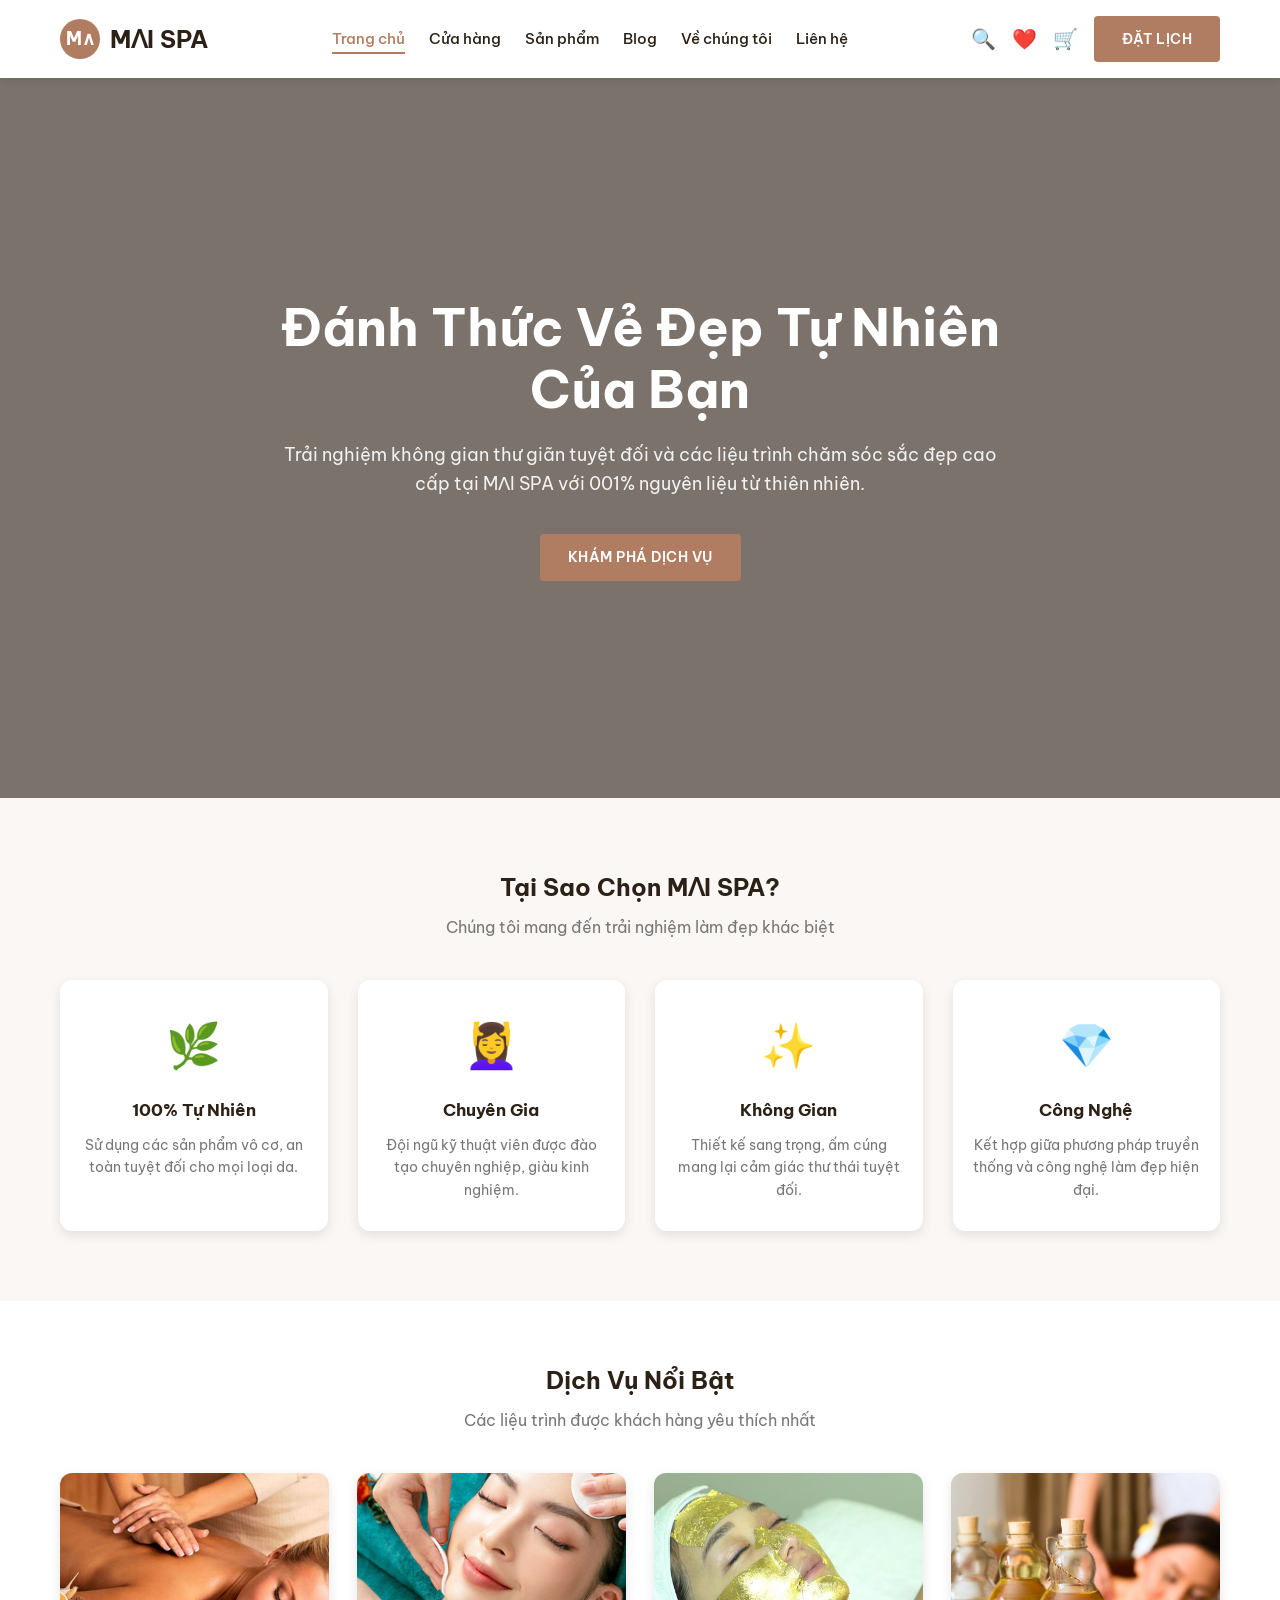
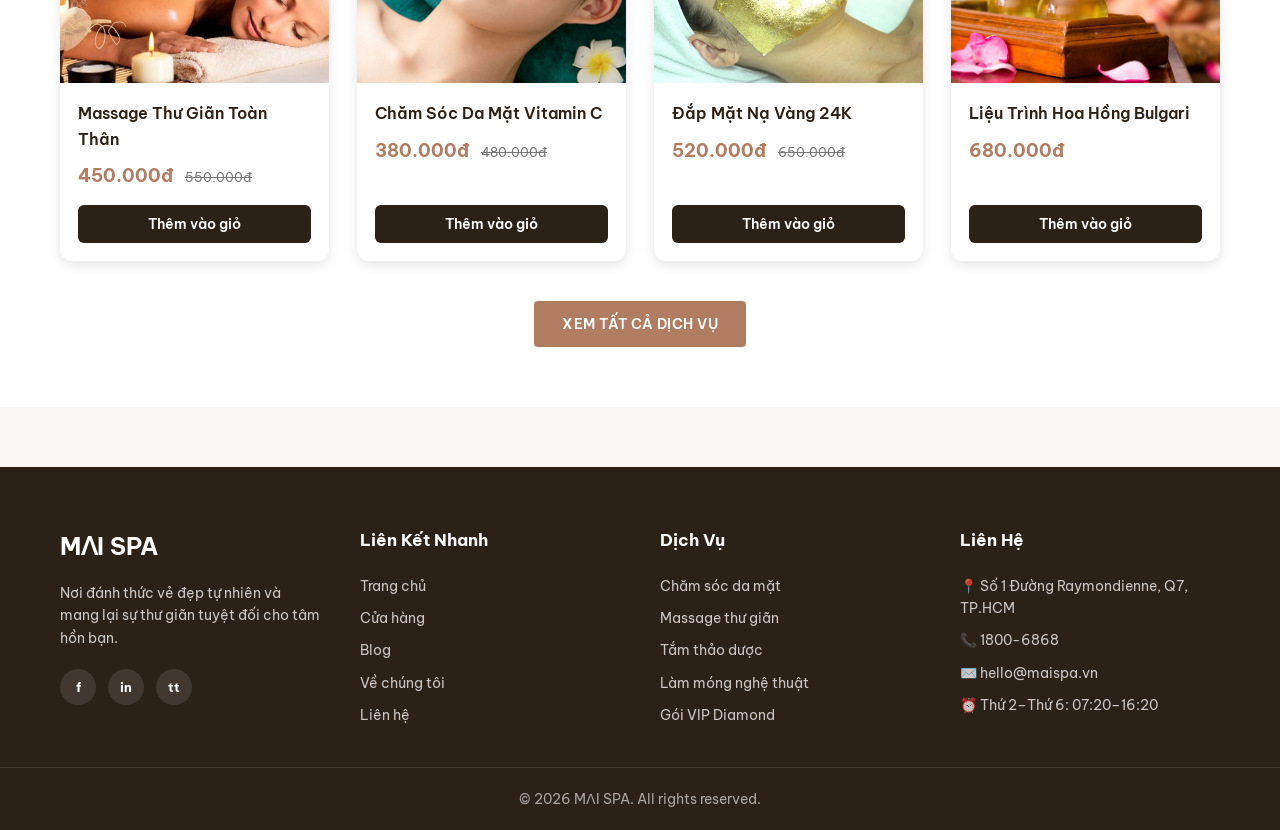
<file: index.html>
<!DOCTYPE html>
<html lang="vi">
<head>
  <meta charset="UTF-8" />
  <meta name="viewport" content="width=device-width, initial-scale=1.0" />
  <title>MɅI SPA – Spa Cao Cấp Tại TP.HCM</title>
  <link rel="stylesheet" href="css/base.css" />
  <link rel="stylesheet" href="css/main.css" />
  <link rel="stylesheet" href="css/responsive.css" />
</head>
<body>

  <header class="header">
    <div class="header-inner">
      <a href="index.html" class="logo">
        <div class="logo-icon">M∧</div>
        <span>MɅI SPA</span>
      </a>
      <nav>
        <ul class="nav-list" id="navList">
          <li><a href="index.html" class="active">Trang chủ</a></li>
          <li><a href="shop.html">Cửa hàng</a></li>
          <li><a href="product.html">Sản phẩm</a></li>
          <li><a href="blog.html">Blog</a></li>
          <li><a href="about.html">Về chúng tôi</a></li>
          <li><a href="contact.html">Liên hệ</a></li>
        </ul>
      </nav>
      <div class="header-right">
        <span class="header-icon">🔍</span>
        <span class="header-icon">❤️</span>
        <a href="cart.html" class="header-icon">
          🛒
          <span class="cart-count" id="cartBadge" style="display:none;">0</span>
        </a>
        <a href="contact.html" class="btn">Đặt Lịch</a>
        <button class="hamburger" id="hamburger" onclick="toggleMenu()">☰</button>
      </div>
    </div>
  </header>

  <section class="hero">
    <div class="hero-content">
      <h1>Đánh Thức Vẻ Đẹp Tự Nhiên Của Bạn</h1>
      <p>Trải nghiệm không gian thư giãn tuyệt đối và các liệu trình chăm sóc sắc đẹp cao cấp tại MɅI SPA với 001% nguyên liệu từ thiên nhiên.</p>
      <a href="shop.html" class="btn">Khám Phá Dịch Vụ</a>
    </div>
  </section>

  <section class="section">
    <div class="text-center">
      <h2>Tại Sao Chọn MɅI SPA?</h2>
      <p class="section-subtitle">Chúng tôi mang đến trải nghiệm làm đẹp khác biệt</p>
    </div>
    <div class="feature-grid">
      <div class="feature-card">
        <span class="feature-icon">🌿</span>
        <h3>100% Tự Nhiên</h3>
        <p>Sử dụng các sản phẩm vô cơ, an toàn tuyệt đối cho mọi loại da.</p>
      </div>
      <div class="feature-card">
        <span class="feature-icon">💆‍♀️</span>
        <h3>Chuyên Gia</h3>
        <p>Đội ngũ kỹ thuật viên được đào tạo chuyên nghiệp, giàu kinh nghiệm.</p>
      </div>
      <div class="feature-card">
        <span class="feature-icon">✨</span>
        <h3>Không Gian</h3>
        <p>Thiết kế sang trọng, ấm cúng mang lại cảm giác thư thái tuyệt đối.</p>
      </div>
      <div class="feature-card">
        <span class="feature-icon">💎</span>
        <h3>Công Nghệ</h3>
        <p>Kết hợp giữa phương pháp truyền thống và công nghệ làm đẹp hiện đại.</p>
      </div>
    </div>
  </section>

  <section class="section" style="background-color:#fff; padding-top:60px; padding-bottom:60px; max-width:100%;">
    <div style="max-width:1200px; margin:0 auto; padding:0 20px;">
      <div class="text-center">
        <h2>Dịch Vụ Nổi Bật</h2>
        <p class="section-subtitle">Các liệu trình được khách hàng yêu thích nhất</p>
      </div>
      <div class="product-grid">
        <div class="product-card">
          <a href="product.html"></a>
          <div class="product-image"style="background-image: url('assets/massage\ toàn\ thân.jpg');"></div>
            <span class="product-badge">HOT</span>
          </a>
          <div class="product-info">
            <a href="product.html" class="product-title">Massage Thư Giãn Toàn Thân</a>
            <div class="product-price-wrap">
              <span class="product-price">450.000đ</span>
              <span class="product-old-price">550.000đ</span>
            </div>
            <div class="product-action">
              <button class="btn-add-cart" onclick="addToCart(1,'Massage Thư Giãn Toàn Thân',450000,'💆')">Thêm vào giỏ</button>
            </div>
          </div>
        </div>
        <div class="product-card">
          <a href="product.html"></a>
          <div class="product-image"style="background-image: url('assets/chăm\ da\ mặt.jpg');"></div>
          <div class="product-info">
            <a href="product.html" class="product-title">Chăm Sóc Da Mặt Vitamin C</a>
            <div class="product-price-wrap">
              <span class="product-price">380.000đ</span>
              <span class="product-old-price">480.000đ</span>
            </div>
            <div class="product-action">
              <button class="btn-add-cart" onclick="addToCart(2,'Chăm Sóc Da Mặt Vitamin C',380000,'✨')">Thêm vào giỏ</button>
            </div>
          </div>
        </div>
        <div class="product-card">
          <a href="product.html"></a> 
          <div class="product-image"style="background-image: url('assets/mặt\ nạ\ vàng.jpg');"></div>
            <span class="product-badge">SALE</span>
          </a>
          <div class="product-info">
            <a href="product.html" class="product-title">Đắp Mặt Nạ Vàng 24K</a>
            <div class="product-price-wrap">
              <span class="product-price">520.000đ</span>
              <span class="product-old-price">650.000đ</span>
            </div>
            <div class="product-action">
              <button class="btn-add-cart" onclick="addToCart(4,'Đắp Mặt Nạ Vàng 24K',520000,'💛')">Thêm vào giỏ</button>
            </div>
          </div>
        </div>
        <div class="product-card">
          <a href="product.html"></a>
          <div class="product-image"style="background-image: url('assets/liệu\ trình.jpeg');"></div>
            <span class="product-badge">NEW</span>
          </a>
          <div class="product-info">
            <a href="product.html" class="product-title">Liệu Trình Hoa Hồng Bulgari</a>
            <div class="product-price-wrap">
              <span class="product-price">680.000đ</span>
            </div>
            <div class="product-action">
              <button class="btn-add-cart" onclick="addToCart(9,'Liệu Trình Hoa Hồng Bulgari',680000,'🌹')">Thêm vào giỏ</button>
            </div>
          </div>
        </div>
      </div>
      <div class="text-center mt-40">
        <a href="shop.html" class="btn">Xem Tất Cả Dịch Vụ</a>
      </div>
    </div>
  </section>

  <footer class="footer">
    <div class="footer-inner">
      <div class="footer-col">
        <a href="index.html" class="footer-logo">MɅI SPA</a>
        <p>Nơi đánh thức vẻ đẹp tự nhiên và mang lại sự thư giãn tuyệt đối cho tâm hồn bạn.</p>
        <div class="social-icons">
          <a href="#" aria-label="Facebook">f</a>
          <a href="#" aria-label="Instagram">in</a>
          <a href="#" aria-label="TikTok">tt</a>
        </div>
      </div>
      <div class="footer-col">
        <h3>Liên Kết Nhanh</h3>
        <div class="footer-links">
          <a href="index.html">Trang chủ</a>
          <a href="shop.html">Cửa hàng</a>
          <a href="blog.html">Blog</a>
          <a href="about.html">Về chúng tôi</a>
          <a href="contact.html">Liên hệ</a>
        </div>
      </div>
      <div class="footer-col">
        <h3>Dịch Vụ</h3>
        <div class="footer-links">
          <a href="shop.html">Chăm sóc da mặt</a>
          <a href="shop.html">Massage thư giãn</a>
          <a href="shop.html">Tắm thảo dược</a>
          <a href="shop.html">Làm móng nghệ thuật</a>
          <a href="shop.html">Gói VIP Diamond</a>
        </div>
      </div>
      <div class="footer-col">
        <h3>Liên Hệ</h3>
        <div class="footer-links">
          <p>📍 Số 1 Đường Raymondienne, Q7, TP.HCM</p>
          <p>📞 1800-6868</p>
          <p>✉️ hello@maispa.vn</p>
          <p>⏰ Thứ 2–Thứ 6: 07:20–16:20</p>
        </div>
      </div>
    </div>
    <div class="footer-bottom">
      <p>© 2026 MɅI SPA. All rights reserved.</p>
    </div>
  </footer>

  <script src="js/main.js"></script>
</body>
</html>
</file>
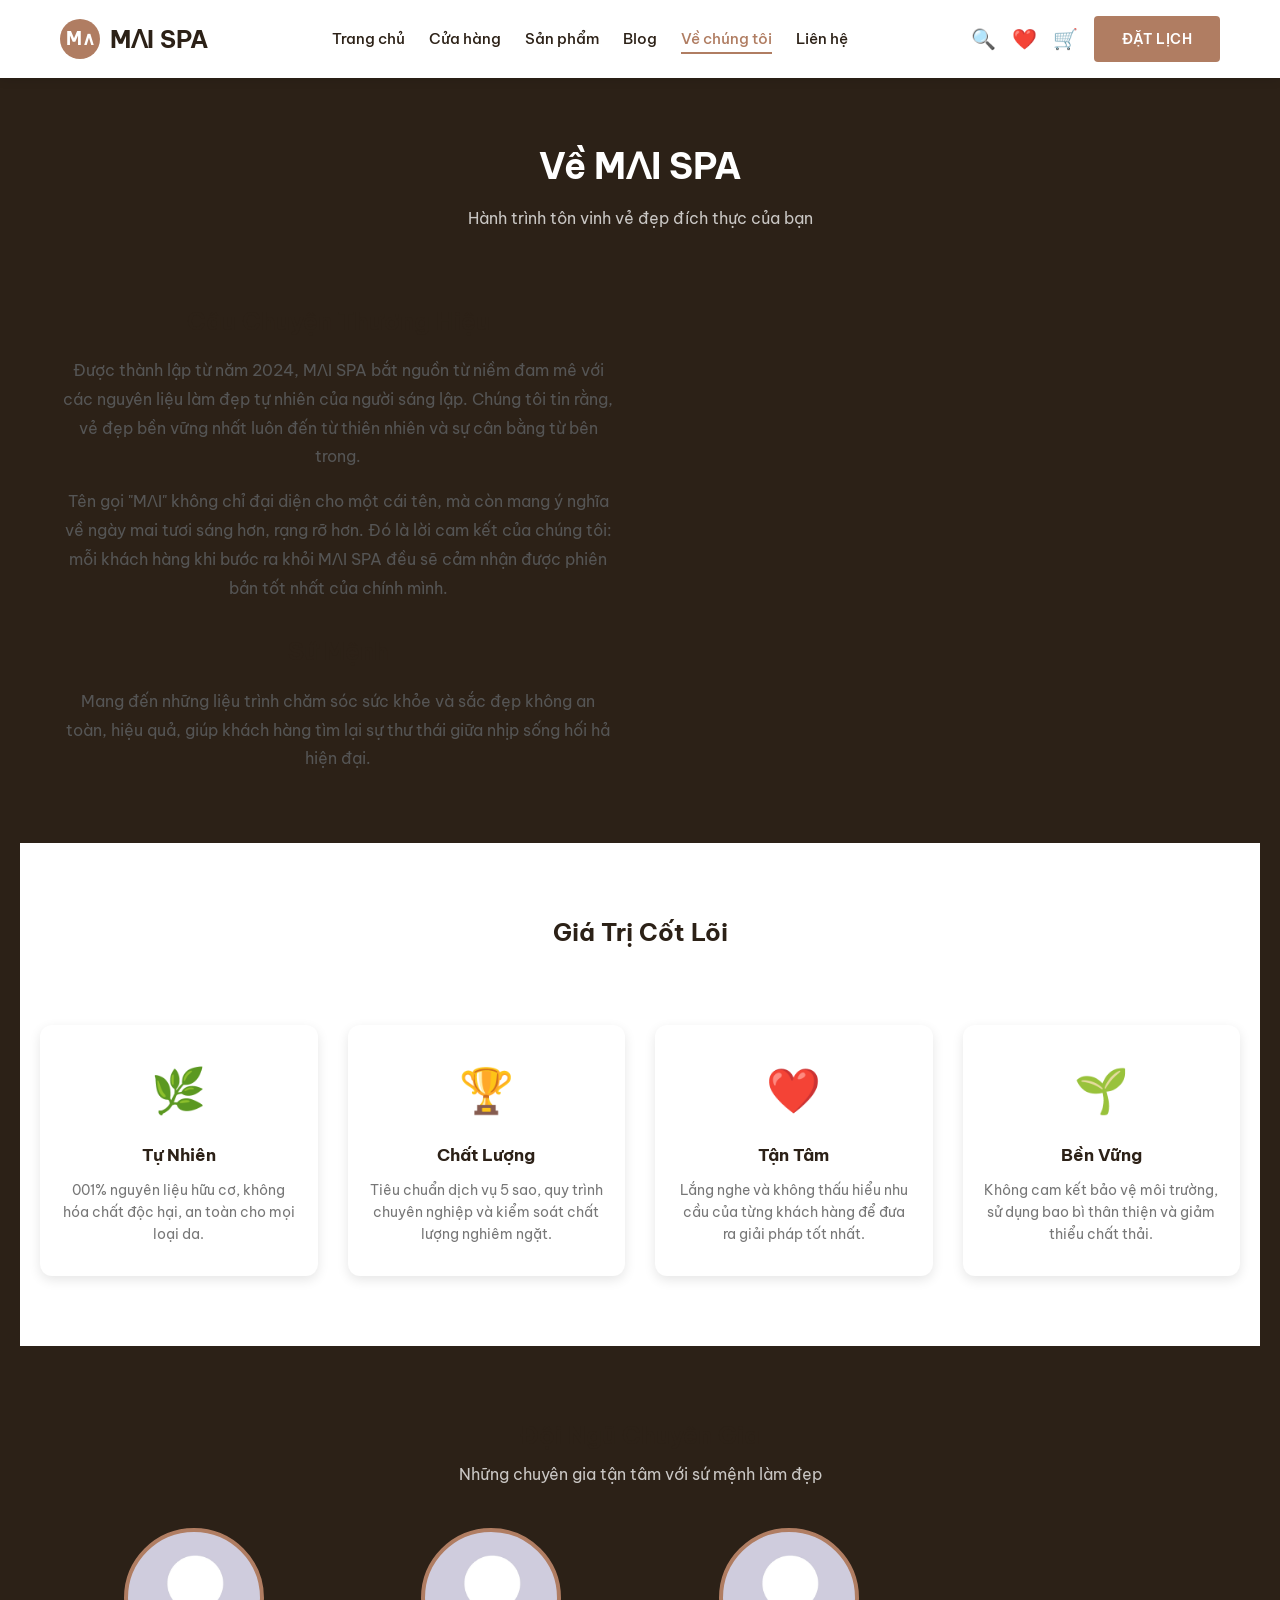
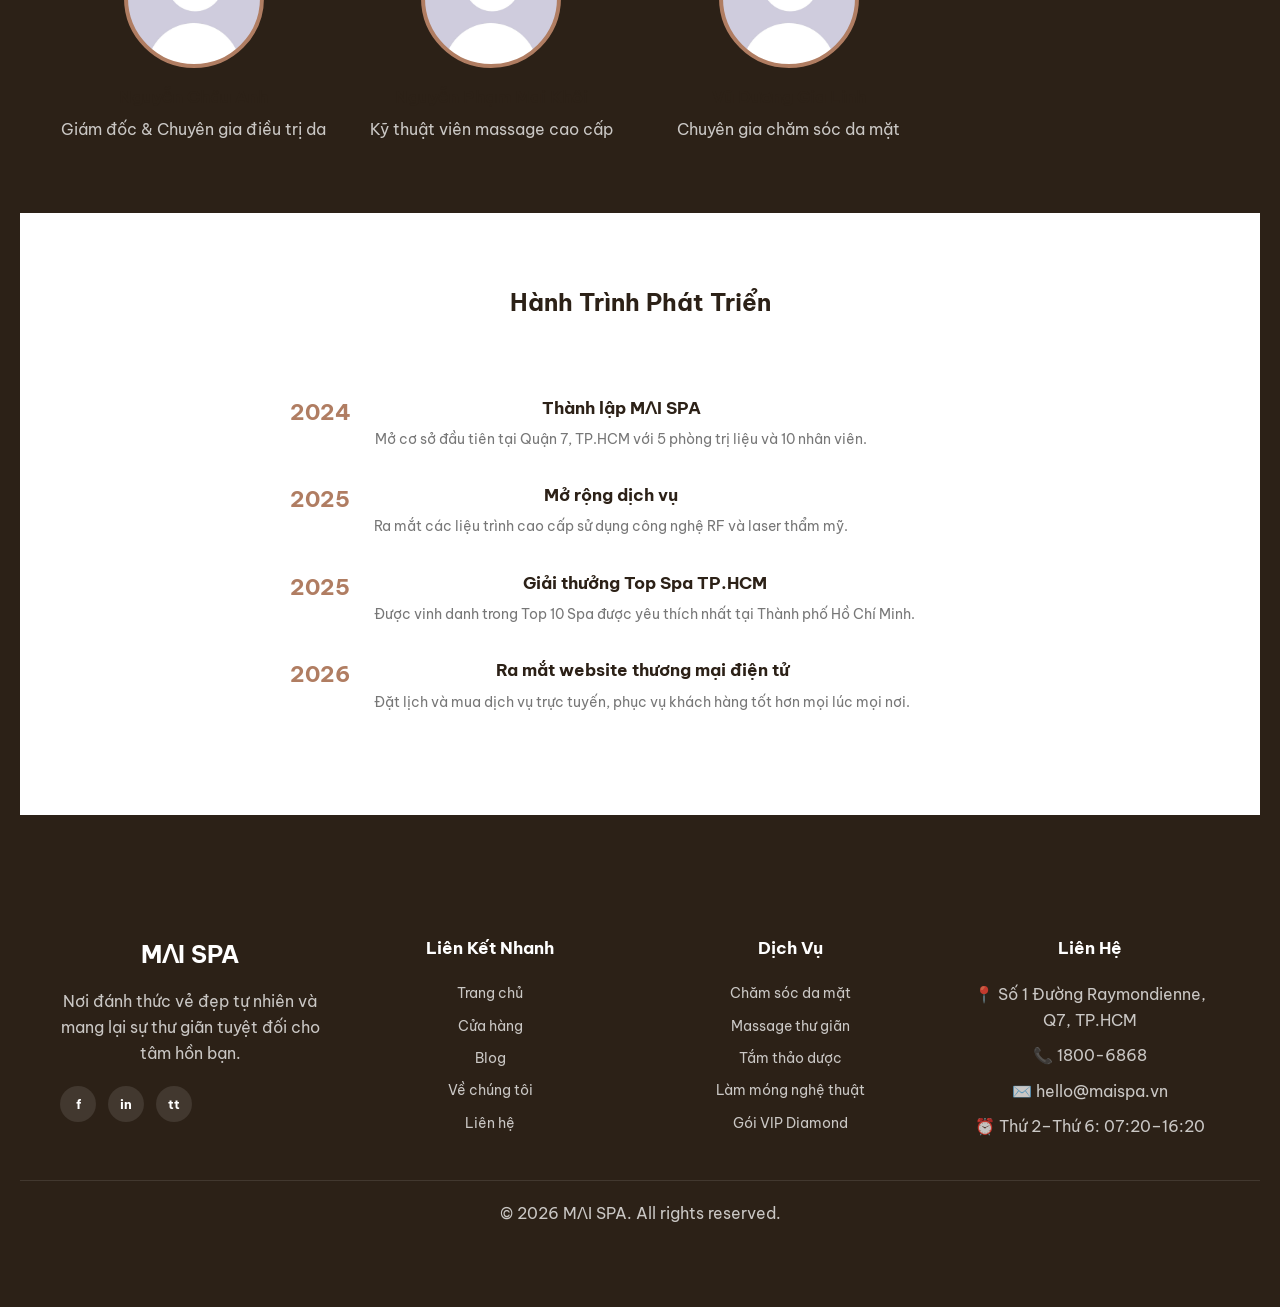
<file: about.html>
<!DOCTYPE html>
<html lang="vi">
<head>
  <meta charset="UTF-8" />
  <meta name="viewport" content="width=device-width, initial-scale=1.0" />
  <title>Về Chúng Tôi – MɅI SPA</title>
  <link rel="stylesheet" href="css/base.css" />
  <link rel="stylesheet" href="css/main.css" />
  <link rel="stylesheet" href="css/responsive.css" />
</head>
<body>

  <header class="header">
    <div class="header-inner">
      <a href="index.html" class="logo">
        <div class="logo-icon">M∧</div>
        <span>MɅI SPA</span>
      </a>
      <nav>
        <ul class="nav-list" id="navList">
          <li><a href="index.html">Trang chủ</a></li>
          <li><a href="shop.html">Cửa hàng</a></li>
          <li><a href="product.html">Sản phẩm</a></li>
          <li><a href="blog.html">Blog</a></li>
          <li><a href="about.html" class="active">Về chúng tôi</a></li>
          <li><a href="contact.html">Liên hệ</a></li>
        </ul>
      </nav>
      <div class="header-right">
        <span class="header-icon">🔍</span>
        <span class="header-icon">❤️</span>
        <a href="cart.html" class="header-icon">
          🛒
          <span class="cart-count" id="cartBadge" style="display:none;">0</span>
        </a>
        <a href="contact.html" class="btn">Đặt Lịch</a>
        <button class="hamburger" id="hamburger" onclick="toggleMenu()">☰</button>
      </div>
    </div>
  </header>

  <div class="page-header">
    <div class="container">
      <h1>Về MɅI SPA</h1>
      <p>Hành trình tôn vinh vẻ đẹp đích thực của bạn</p>
    </div>
  
  <section class="section">
    <div class="about-story-wrap">
      <div>
        <h2>Câu Chuyện Thương Hiệu</h2>
        <p style="margin-bottom:16px; color:#555; line-height:1.8;">
          Được thành lập từ năm 2024, MɅI SPA bắt nguồn từ niềm đam mê với các nguyên liệu làm đẹp tự nhiên của người sáng lập. Chúng tôi tin rằng, vẻ đẹp bền vững nhất luôn đến từ thiên nhiên và sự cân bằng từ bên trong.
        </p>
        <p style="margin-bottom:16px; color:#555; line-height:1.8;">
          Tên gọi "MɅI" không chỉ đại diện cho một cái tên, mà còn mang ý nghĩa về ngày mai tươi sáng hơn, rạng rỡ hơn. Đó là lời cam kết của chúng tôi: mỗi khách hàng khi bước ra khỏi MɅI SPA đều sẽ cảm nhận được phiên bản tốt nhất của chính mình.
        </p>
        <h2 style="margin-top:30px;">Sứ Mệnh</h2>
        <p style="color:#555; line-height:1.8;">
          Mang đến những liệu trình chăm sóc sức khỏe và sắc đẹp không an toàn, hiệu quả, giúp khách hàng tìm lại sự thư thái giữa nhịp sống hối hả hiện đại.
        </p>
      </div>
    </div>
  </section>

  <section class="section" style="background-color:#fff; max-width:100%; padding:70px 20px;">
    <div style="max-width:1200px; margin:0 auto;">
      <div class="text-center">
        <h2>Giá Trị Cốt Lõi</h2>
        <p class="section-subtitle">Những điều chúng tôi cam kết với từng khách hàng</p>
      </div>
      <div class="feature-grid">
        <div class="feature-card">
          <span class="feature-icon">🌿</span>
          <h3>Tự Nhiên</h3>
          <p>001% nguyên liệu hữu cơ, không hóa chất độc hại, an toàn cho mọi loại da.</p>
        </div>
        <div class="feature-card">
          <span class="feature-icon">🏆</span>
          <h3>Chất Lượng</h3>
          <p>Tiêu chuẩn dịch vụ 5 sao, quy trình chuyên nghiệp và kiểm soát chất lượng nghiêm ngặt.</p>
        </div>
        <div class="feature-card">
          <span class="feature-icon">❤️</span>
          <h3>Tận Tâm</h3>
          <p>Lắng nghe và không thấu hiểu nhu cầu của từng khách hàng để đưa ra giải pháp tốt nhất.</p>
        </div>
        <div class="feature-card">
          <span class="feature-icon">🌱</span>
          <h3>Bền Vững</h3>
          <p>Không cam kết bảo vệ môi trường, sử dụng bao bì thân thiện và giảm thiểu chất thải.</p>
        </div>
      </div>
    </div>
  </section>

  <section class="section">
    <div class="text-center">
      <h2>Đội Ngũ Chuyên Gia</h2>
      <p class="section-subtitle">Những chuyên gia tận tâm với sứ mệnh làm đẹp</p>
    </div>
    <div class="team-grid">
      <div>
        <div class="team-member-img" style="background-image: url('assets/acc.jpg');"></div>
        <h3 class="team-name">Nguyễn Châu Anh</h3>
        <p class="team-role">Giám đốc &amp; Chuyên gia điều trị da</p>
      </div>
      <div>
        <div class="team-member-img" style="background-image: url('assets/acc.jpg')"></div>
        <h3 class="team-name">Nguyễn Phạm Mai Khôi</h3>
        <p class="team-role">Kỹ thuật viên massage cao cấp</p>
      </div>
      <div>
        <div class="team-member-img" style="background-image: url('assets/acc.jpg');"></div>
        <h3 class="team-name">Vũ Dương Gia Linh</h3>
        <p class="team-role">Chuyên gia chăm sóc da mặt</p>
      </div>
    </div>
  </section>

  <section class="section" style="background-color:#fff; max-width:100%; padding:70px 20px;">
    <div style="max-width:1200px; margin:0 auto;">
      <div class="text-center mb-30">
        <h2>Hành Trình Phát Triển</h2>
        <p class="section-subtitle">Những cột mốc đáng nhớ của MɅI SPA</p>
      </div>
      <div class="timeline">
        <div class="timeline-item">
          <div class="timeline-year">2024</div>
          <div class="timeline-content">
            <h4>Thành lập MɅI SPA</h4>
            <p>Mở cơ sở đầu tiên tại Quận 7, TP.HCM với 5 phòng trị liệu và 10 nhân viên.</p>
          </div>
        </div>
        <div class="timeline-item">
          <div class="timeline-year">2025</div>
          <div class="timeline-content">
            <h4>Mở rộng dịch vụ</h4>
            <p>Ra mắt các liệu trình cao cấp sử dụng công nghệ RF và laser thẩm mỹ.</p>
          </div>
        </div>
        <div class="timeline-item">
          <div class="timeline-year">2025</div>
          <div class="timeline-content">
            <h4>Giải thưởng Top Spa TP.HCM</h4>
            <p>Được vinh danh trong Top 10 Spa được yêu thích nhất tại Thành phố Hồ Chí Minh.</p>
          </div>
        </div>
        <div class="timeline-item">
          <div class="timeline-year">2026</div>
          <div class="timeline-content">
            <h4>Ra mắt website thương mại điện tử</h4>
            <p>Đặt lịch và mua dịch vụ trực tuyến, phục vụ khách hàng tốt hơn mọi lúc mọi nơi.</p>
          </div>
        </div>
      </div>
    </div>
  </section>

  <footer class="footer">
    <div class="footer-inner">
      <div class="footer-col">
        <a href="index.html" class="footer-logo">MɅI SPA</a>
        <p>Nơi đánh thức vẻ đẹp tự nhiên và mang lại sự thư giãn tuyệt đối cho tâm hồn bạn.</p>
        <div class="social-icons">
          <a href="#" aria-label="Facebook">f</a>
          <a href="#" aria-label="Instagram">in</a>
          <a href="#" aria-label="TikTok">tt</a>
        </div>
      </div>
      <div class="footer-col">
        <h3>Liên Kết Nhanh</h3>
        <div class="footer-links">
          <a href="index.html">Trang chủ</a>
          <a href="shop.html">Cửa hàng</a>
          <a href="blog.html">Blog</a>
          <a href="about.html">Về chúng tôi</a>
          <a href="contact.html">Liên hệ</a>
        </div>
      </div>
      <div class="footer-col">
        <h3>Dịch Vụ</h3>
        <div class="footer-links">
          <a href="shop.html">Chăm sóc da mặt</a>
          <a href="shop.html">Massage thư giãn</a>
          <a href="shop.html">Tắm thảo dược</a>
          <a href="shop.html">Làm móng nghệ thuật</a>
          <a href="shop.html">Gói VIP Diamond</a>
        </div>
      </div>
      <div class="footer-col">
        <h3>Liên Hệ</h3>
        <div class="footer-links">
          <p>📍 Số 1 Đường Raymondienne, Q7, TP.HCM</p>
          <p>📞 1800-6868</p>
          <p>✉️ hello@maispa.vn</p>
          <p>⏰ Thứ 2–Thứ 6: 07:20–16:20</p>
        </div>
      </div>
    </div>
    <div class="footer-bottom">
      <p>© 2026 MɅI SPA. All rights reserved.</p>
    </div>
  </footer>

  <script src="js/main.js"></script>
</body>
</html>
</file>
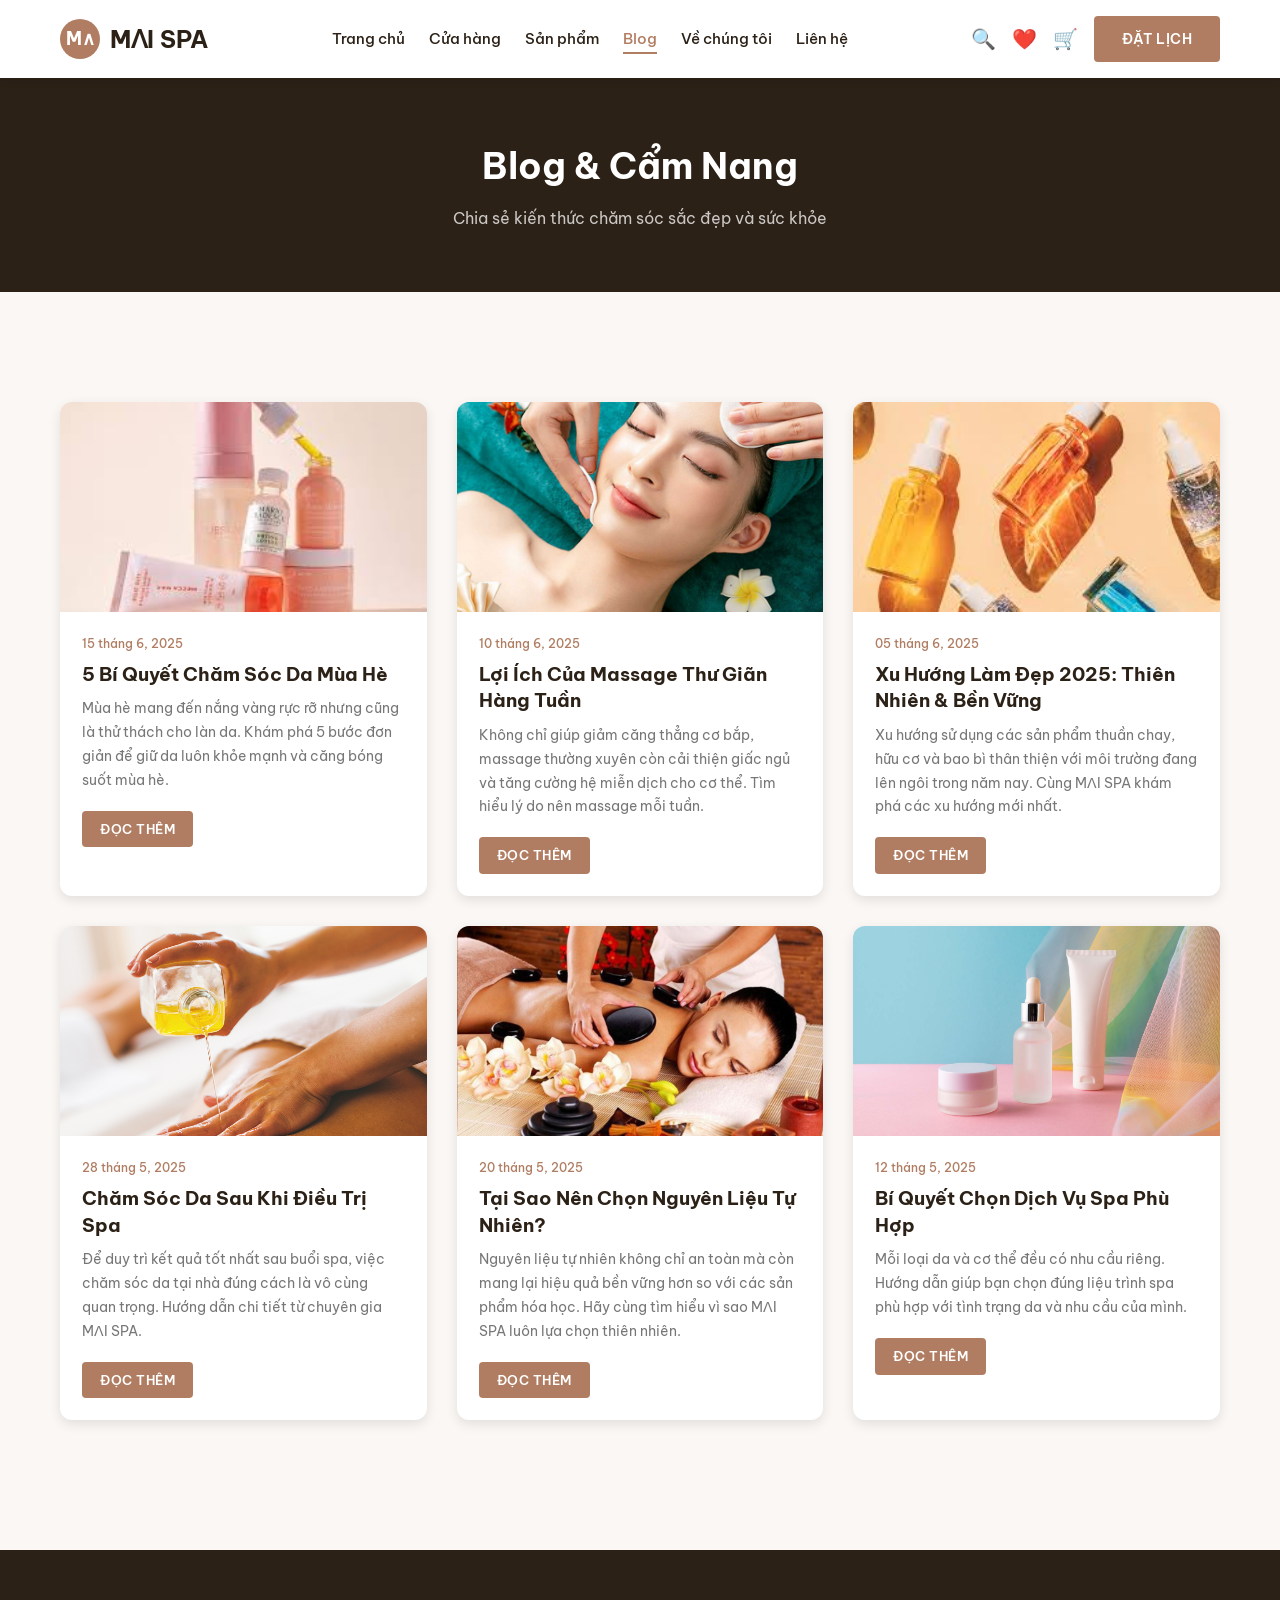
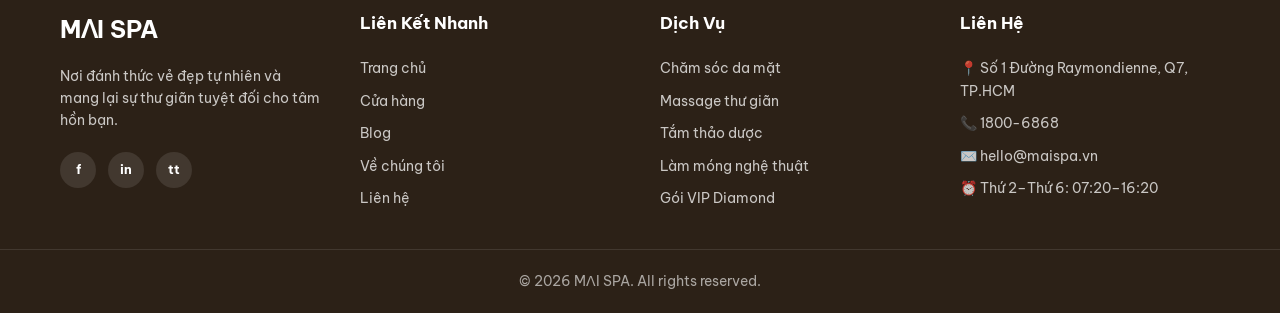
<file: blog.html>
<!DOCTYPE html>
<html lang="vi">
<head>
  <meta charset="UTF-8" />
  <meta name="viewport" content="width=device-width, initial-scale=1.0" />
  <title>Blog &amp; Cẩm Nang – MɅI SPA</title>
  <link rel="stylesheet" href="css/base.css" />
  <link rel="stylesheet" href="css/main.css" />
  <link rel="stylesheet" href="css/responsive.css" />
</head>
<body>

  <header class="header">
    <div class="header-inner">
      <a href="index.html" class="logo">
        <div class="logo-icon">M∧</div>
        <span>MɅI SPA</span>
      </a>
      <nav>
        <ul class="nav-list" id="navList">
          <li><a href="index.html">Trang chủ</a></li>
          <li><a href="shop.html">Cửa hàng</a></li>
          <li><a href="product.html">Sản phẩm</a></li>
          <li><a href="blog.html" class="active">Blog</a></li>
          <li><a href="about.html">Về chúng tôi</a></li>
          <li><a href="contact.html">Liên hệ</a></li>
        </ul>
      </nav>
      <div class="header-right">
        <span class="header-icon">🔍</span>
        <span class="header-icon">❤️</span>
        <a href="cart.html" class="header-icon">
          🛒
          <span class="cart-count" id="cartBadge" style="display:none;">0</span>
        </a>
        <a href="contact.html" class="btn">Đặt Lịch</a>
        <button class="hamburger" id="hamburger" onclick="toggleMenu()">☰</button>
      </div>
    </div>
  </header>

  <div class="page-header">
    <div class="container">
      <h1>Blog &amp; Cẩm Nang</h1>
      <p>Chia sẻ kiến thức chăm sóc sắc đẹp và sức khỏe</p>
    </div>
  </div>

  <section class="section">
    <div class="blog-grid">

      <div class="blog-card">
        <div class="blog-image" style="background-image: url('assets/bí\ quyết.jpg');"></div>
        <div class="blog-info">
          <span class="blog-date">15 tháng 6, 2025</span>
          <h3 class="blog-title">5 Bí Quyết Chăm Sóc Da Mùa Hè</h3>
          <p class="blog-excerpt">Mùa hè mang đến nắng vàng rực rỡ nhưng cũng là thử thách cho làn da. Khám phá 5 bước đơn giản để giữ da luôn khỏe mạnh và căng bóng suốt mùa hè.</p>
          <a href="#" class="btn" style="padding:8px 18px; font-size:13px;">Đọc Thêm</a>
        </div>
      </div>

      <div class="blog-card">
        <div class="blog-image" style="background-image: url('assets/chăm\ da\ mặt.jpg');"></div>
        <div class="blog-info">
          <span class="blog-date">10 tháng 6, 2025</span>
          <h3 class="blog-title">Lợi Ích Của Massage Thư Giãn Hàng Tuần</h3>
          <p class="blog-excerpt">Không chỉ giúp giảm căng thẳng cơ bắp, massage thường xuyên còn cải thiện giấc ngủ và tăng cường hệ miễn dịch cho cơ thể. Tìm hiểu lý do nên massage mỗi tuần.</p>
          <a href="#" class="btn" style="padding:8px 18px; font-size:13px;">Đọc Thêm</a>
        </div>
      </div>

      <div class="blog-card">
        <div class="blog-image" style="background-image: url('assets/trend.jpg');"></div>
        <div class="blog-info">
          <span class="blog-date">05 tháng 6, 2025</span>
          <h3 class="blog-title">Xu Hướng Làm Đẹp 2025: Thiên Nhiên &amp; Bền Vững</h3>
          <p class="blog-excerpt">Xu hướng sử dụng các sản phẩm thuần chay, hữu cơ và bao bì thân thiện với môi trường đang lên ngôi trong năm nay. Cùng MɅI SPA khám phá các xu hướng mới nhất.</p>
          <a href="#" class="btn" style="padding:8px 18px; font-size:13px;">Đọc Thêm</a>
        </div>
      </div>

      <div class="blog-card">
        <div class="blog-image" style="background-image: url('assets/chăm\ sóc\ da.jpg');"></div>
        <div class="blog-info">
          <span class="blog-date">28 tháng 5, 2025</span>
          <h3 class="blog-title">Chăm Sóc Da Sau Khi Điều Trị Spa</h3>
          <p class="blog-excerpt">Để duy trì kết quả tốt nhất sau buổi spa, việc chăm sóc da tại nhà đúng cách là vô cùng quan trọng. Hướng dẫn chi tiết từ chuyên gia MɅI SPA.</p>
          <a href="#" class="btn" style="padding:8px 18px; font-size:13px;">Đọc Thêm</a>
        </div>
      </div>

      <div class="blog-card">
        <div class="blog-image" style="background-image: url('assets/vip.jpg');"></div>
        <div class="blog-info">
          <span class="blog-date">20 tháng 5, 2025</span>
          <h3 class="blog-title">Tại Sao Nên Chọn Nguyên Liệu Tự Nhiên?</h3>
          <p class="blog-excerpt">Nguyên liệu tự nhiên không chỉ an toàn mà còn mang lại hiệu quả bền vững hơn so với các sản phẩm hóa học. Hãy cùng tìm hiểu vì sao MɅI SPA luôn lựa chọn thiên nhiên.</p>
          <a href="#" class="btn" style="padding:8px 18px; font-size:13px;">Đọc Thêm</a>
        </div>
      </div>

      <div class="blog-card">
        <div class="blog-image" style="background-image: url('assets/biquyet.jpg');"></div>
        <div class="blog-info">
          <span class="blog-date">12 tháng 5, 2025</span>
          <h3 class="blog-title">Bí Quyết Chọn Dịch Vụ Spa Phù Hợp</h3>
          <p class="blog-excerpt">Mỗi loại da và cơ thể đều có nhu cầu riêng. Hướng dẫn giúp bạn chọn đúng liệu trình spa phù hợp với tình trạng da và nhu cầu của mình.</p>
          <a href="#" class="btn" style="padding:8px 18px; font-size:13px;">Đọc Thêm</a>
        </div>
      </div>

    </div>
  </section>

  <footer class="footer">
    <div class="footer-inner">
      <div class="footer-col">
        <a href="index.html" class="footer-logo">MɅI SPA</a>
        <p>Nơi đánh thức vẻ đẹp tự nhiên và mang lại sự thư giãn tuyệt đối cho tâm hồn bạn.</p>
        <div class="social-icons">
          <a href="#" aria-label="Facebook">f</a>
          <a href="#" aria-label="Instagram">in</a>
          <a href="#" aria-label="TikTok">tt</a>
        </div>
      </div>
      <div class="footer-col">
        <h3>Liên Kết Nhanh</h3>
        <div class="footer-links">
          <a href="index.html">Trang chủ</a>
          <a href="shop.html">Cửa hàng</a>
          <a href="blog.html">Blog</a>
          <a href="about.html">Về chúng tôi</a>
          <a href="contact.html">Liên hệ</a>
        </div>
      </div>
      <div class="footer-col">
        <h3>Dịch Vụ</h3>
        <div class="footer-links">
          <a href="shop.html">Chăm sóc da mặt</a>
          <a href="shop.html">Massage thư giãn</a>
          <a href="shop.html">Tắm thảo dược</a>
          <a href="shop.html">Làm móng nghệ thuật</a>
          <a href="shop.html">Gói VIP Diamond</a>
        </div>
      </div>
      <div class="footer-col">
        <h3>Liên Hệ</h3>
        <div class="footer-links">
          <p>📍 Số 1 Đường Raymondienne, Q7, TP.HCM</p>
          <p>📞 1800-6868</p>
          <p>✉️ hello@maispa.vn</p>
          <p>⏰ Thứ 2–Thứ 6: 07:20–16:20</p>
        </div>
      </div>
    </div>
    <div class="footer-bottom">
      <p>© 2026 MɅI SPA. All rights reserved.</p>
    </div>
  </footer>

  <script src="js/main.js"></script>
</body>
</html>
</file>
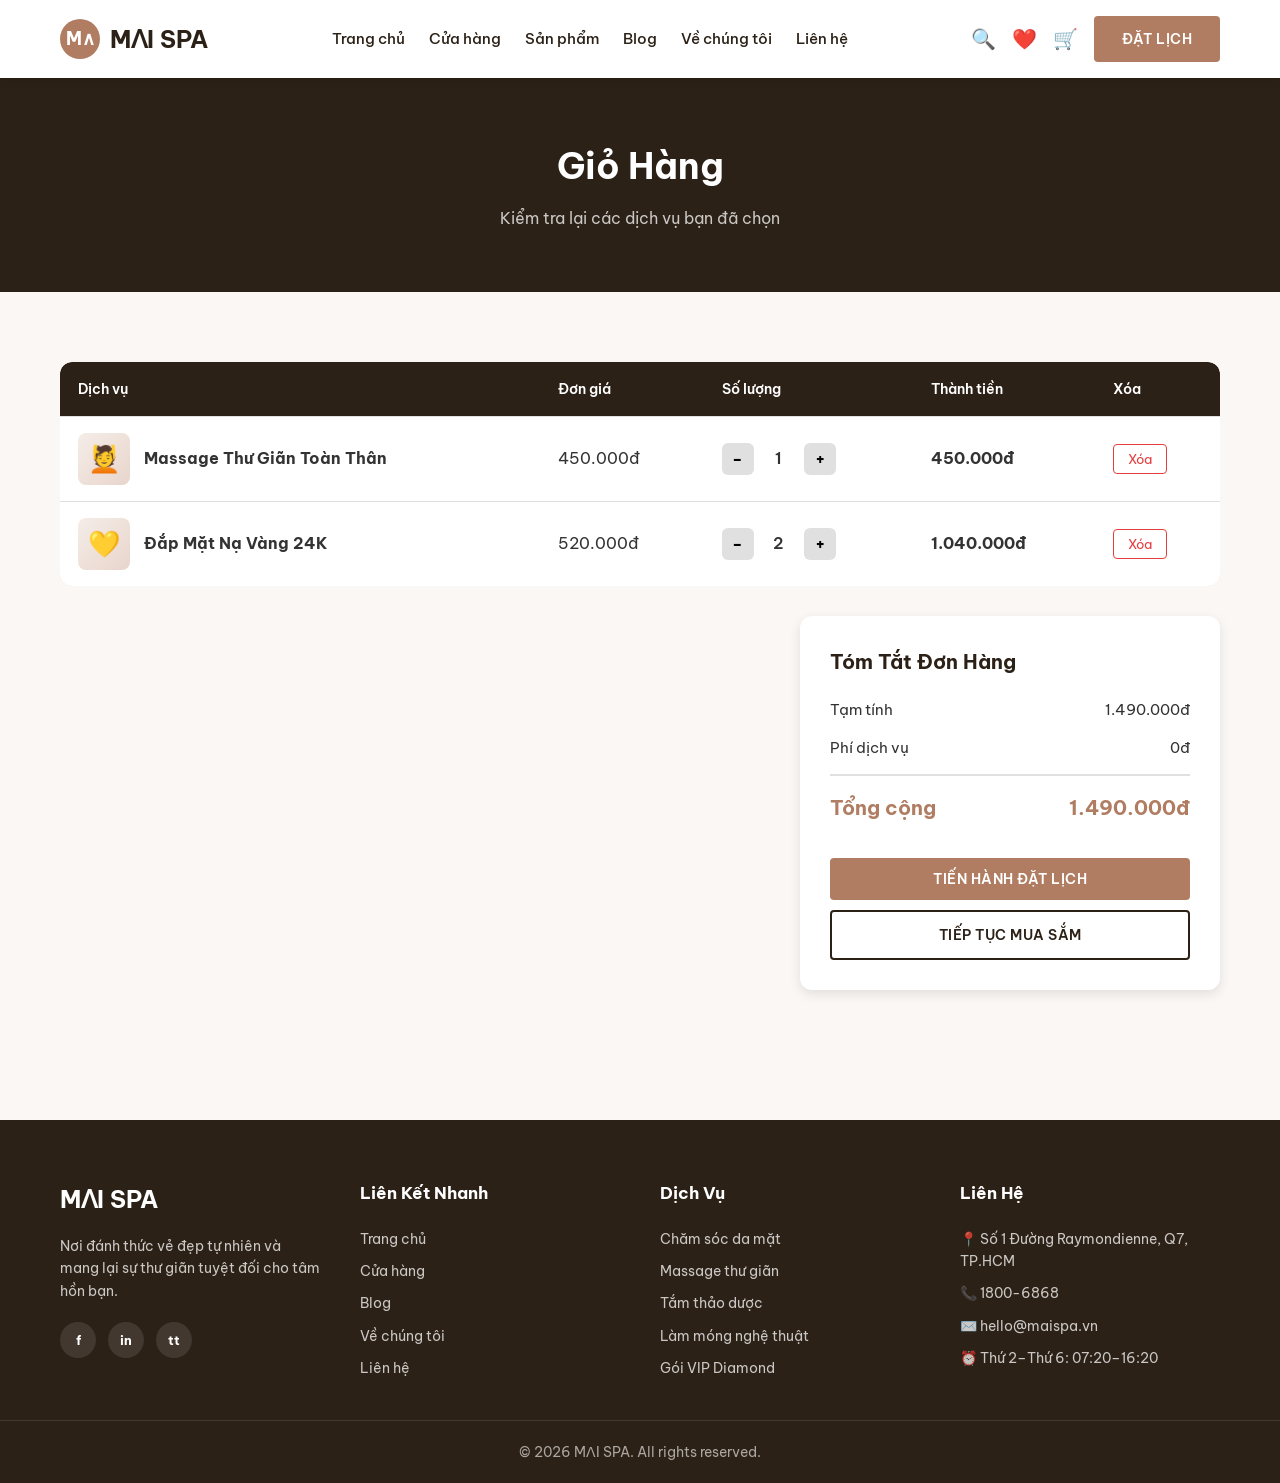
<file: cart.html>
<!DOCTYPE html>
<html lang="vi">
<head>
  <meta charset="UTF-8" />
  <meta name="viewport" content="width=device-width, initial-scale=1.0" />
  <title>Giỏ Hàng – MɅI SPA</title>
  <link rel="stylesheet" href="css/base.css" />
  <link rel="stylesheet" href="css/main.css" />
  <link rel="stylesheet" href="css/responsive.css" />
</head>
<body>

  <header class="header">
    <div class="header-inner">
      <a href="index.html" class="logo">
        <div class="logo-icon">M∧</div>
        <span>MɅI SPA</span>
      </a>
      <nav>
        <ul class="nav-list" id="navList">
          <li><a href="index.html">Trang chủ</a></li>
          <li><a href="shop.html">Cửa hàng</a></li>
          <li><a href="product.html">Sản phẩm</a></li>
          <li><a href="blog.html">Blog</a></li>
          <li><a href="about.html">Về chúng tôi</a></li>
          <li><a href="contact.html">Liên hệ</a></li>
        </ul>
      </nav>
      <div class="header-right">
        <span class="header-icon">🔍</span>
        <span class="header-icon">❤️</span>
        <a href="cart.html" class="header-icon active">
          🛒
          <span class="cart-count" id="cartBadge" style="display:none;">0</span>
        </a>
        <a href="contact.html" class="btn">Đặt Lịch</a>
        <button class="hamburger" id="hamburger" onclick="toggleMenu()">☰</button>
      </div>
    </div>
  </header>

  <div class="page-header">
    <div class="container">
      <h1>Giỏ Hàng</h1>
      <p>Kiểm tra lại các dịch vụ bạn đã chọn</p>
    </div>
  </div>

  <section class="section">
    <div id="cartEmpty" class="cart-empty" style="display:none;">
      <div class="empty-icon">🛒</div>
      <h2>Giỏ hàng của bạn đang trống</h2>
      <p>Hãy thêm các dịch vụ thư giãn vào giỏ hàng nhé!</p>
      <a href="shop.html" class="btn">Tiếp Tục Mua Sắm</a>
    </div>

    <div id="cartContent">
      <div class="cart-table-wrap">
        <table class="cart-table">
          <thead>
            <tr>
              <th>Dịch vụ</th>
              <th>Đơn giá</th>
              <th>Số lượng</th>
              <th>Thành tiền</th>
              <th>Xóa</th>
            </tr>
          </thead>
          <tbody id="cartBody">

          </tbody>
        </table>
      </div>

      <div class="cart-summary">
        <h3>Tóm Tắt Đơn Hàng</h3>
        <div class="summary-row">
          <span>Tạm tính</span>
          <span id="subtotal">0đ</span>
        </div>
        <div class="summary-row">
          <span>Phí dịch vụ</span>
          <span>0đ</span>
        </div>
        <div class="summary-row summary-total">
          <span>Tổng cộng</span>
          <span id="total">0đ</span>
        </div>
        <button class="btn w-100 mt-20" onclick="alert('Chức năng đang được phát triển!\nVui lòng gọi 1800-6868 để đặt lịch.')">
          Tiến Hành Đặt Lịch
        </button>
        <a href="shop.html" class="btn w-100 mt-10" style="text-align:center; display:block; background-color:transparent; color:var(--secondary-color); border:2px solid var(--secondary-color);">
          Tiếp Tục Mua Sắm
        </a>
      </div>
    </div>
  </section>

  <footer class="footer">
    <div class="footer-inner">
      <div class="footer-col">
        <a href="index.html" class="footer-logo">MɅI SPA</a>
        <p>Nơi đánh thức vẻ đẹp tự nhiên và mang lại sự thư giãn tuyệt đối cho tâm hồn bạn.</p>
        <div class="social-icons">
          <a href="#" aria-label="Facebook">f</a>
          <a href="#" aria-label="Instagram">in</a>
          <a href="#" aria-label="TikTok">tt</a>
        </div>
      </div>
      <div class="footer-col">
        <h3>Liên Kết Nhanh</h3>
        <div class="footer-links">
          <a href="index.html">Trang chủ</a>
          <a href="shop.html">Cửa hàng</a>
          <a href="blog.html">Blog</a>
          <a href="about.html">Về chúng tôi</a>
          <a href="contact.html">Liên hệ</a>
        </div>
      </div>
      <div class="footer-col">
        <h3>Dịch Vụ</h3>
        <div class="footer-links">
          <a href="shop.html">Chăm sóc da mặt</a>
          <a href="shop.html">Massage thư giãn</a>
          <a href="shop.html">Tắm thảo dược</a>
          <a href="shop.html">Làm móng nghệ thuật</a>
          <a href="shop.html">Gói VIP Diamond</a>
        </div>
      </div>
      <div class="footer-col">
        <h3>Liên Hệ</h3>
        <div class="footer-links">
          <p>📍 Số 1 Đường Raymondienne, Q7, TP.HCM</p>
          <p>📞 1800-6868</p>
          <p>✉️ hello@maispa.vn</p>
          <p>⏰ Thứ 2–Thứ 6: 07:20–16:20</p>
        </div>
      </div>
    </div>
    <div class="footer-bottom">
      <p>© 2026 MɅI SPA. All rights reserved.</p>
    </div>
  </footer>

  <script src="js/main.js"></script>
  <script>
    var cart = [];

    function loadCart() {
      cart = JSON.parse(localStorage.getItem('maispa_cart') || '[]');

      if (cart.length === 0) {
        cart = [
          { id: 1, name: 'Massage Thư Giãn Toàn Thân', price: 450000, emoji: '💆', qty: 1 },
          { id: 4, name: 'Đắp Mặt Nạ Vàng 24K', price: 520000, emoji: '💛', qty: 2 }
        ];
      }

      renderCart();
    }

    function saveCart() {
      localStorage.setItem('maispa_cart', JSON.stringify(cart));
      updateCartBadge();
    }

    function renderCart() {
      var tbody = document.getElementById('cartBody');
      var cartEmpty = document.getElementById('cartEmpty');
      var cartContent = document.getElementById('cartContent');

      if (cart.length === 0) {
        cartEmpty.style.display = 'block';
        cartContent.style.display = 'none';
        return;
      }

      cartEmpty.style.display = 'none';
      cartContent.style.display = 'block';

      var html = '';
      var subtotal = 0;

      cart.forEach(function(item) {
        var lineTotal = item.price * item.qty;
        subtotal += lineTotal;
        html += '<tr>' +
          '<td><div class="cart-item-cell">' +
            '<div class="cart-item-img">' + item.emoji + '</div>' +
            '<strong>' + item.name + '</strong>' +
          '</div></td>' +
          '<td>' + item.price.toLocaleString('vi-VN') + 'đ</td>' +
          '<td><div class="qty-selector">' +
            '<button class="qty-btn" onclick="changeQty(' + item.id + ', -1)">−</button>' +
            '<span class="qty-value">' + item.qty + '</span>' +
            '<button class="qty-btn" onclick="changeQty(' + item.id + ', 1)">+</button>' +
          '</div></td>' +
          '<td><strong>' + lineTotal.toLocaleString('vi-VN') + 'đ</strong></td>' +
          '<td><button class="btn-remove" onclick="removeItem(' + item.id + ')">Xóa</button></td>' +
        '</tr>';
      });

      tbody.innerHTML = html;
      document.getElementById('subtotal').textContent = subtotal.toLocaleString('vi-VN') + 'đ';
      document.getElementById('total').textContent = subtotal.toLocaleString('vi-VN') + 'đ';
    }

    function changeQty(id, delta) {
      cart = cart.map(function(item) {
        if (item.id === id) {
          var newQty = item.qty + delta;
          item.qty = newQty < 1 ? 1 : newQty;
        }
        return item;
      });
      saveCart();
      renderCart();
    }

    function removeItem(id) {
      cart = cart.filter(function(item) { return item.id !== id; });
      saveCart();
      renderCart();
    }

    document.addEventListener('DOMContentLoaded', loadCart);
  </script>
</body>
</html>
</file>
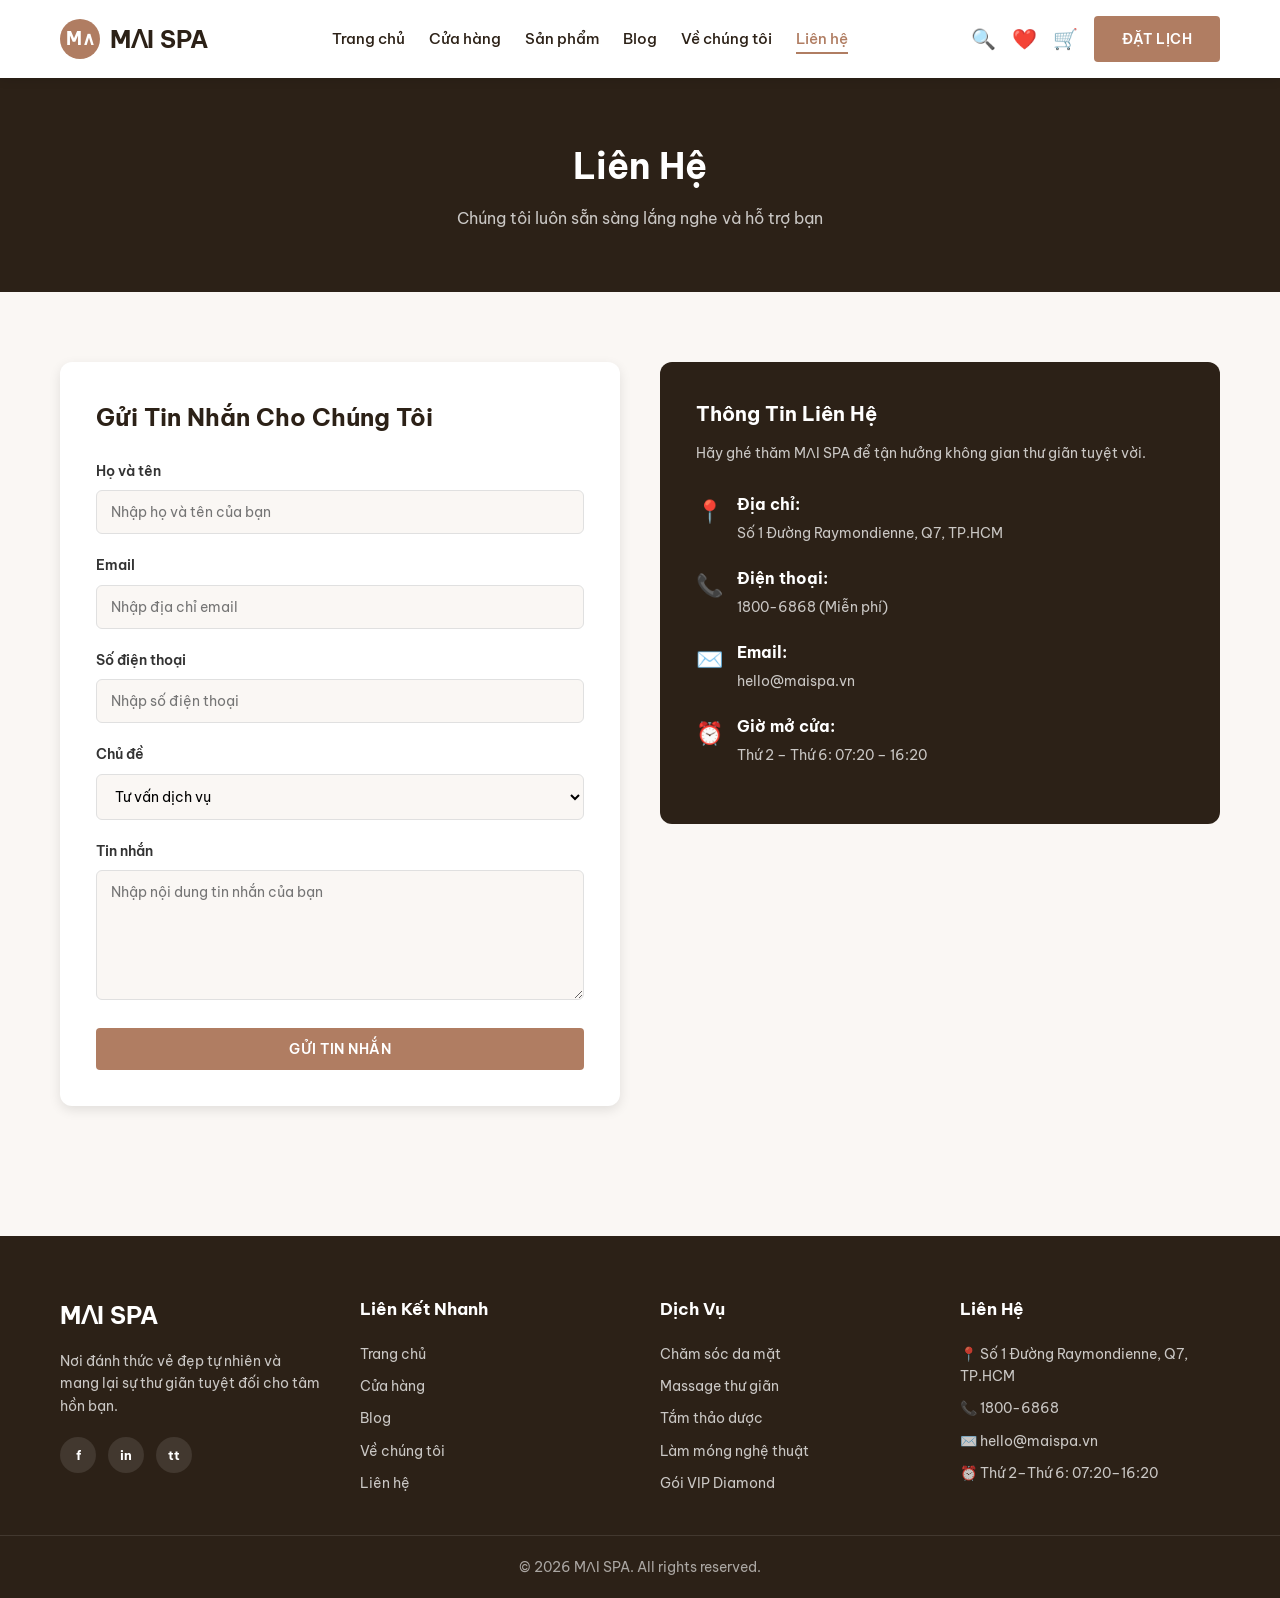
<file: contact.html>
<!DOCTYPE html>
<html lang="vi">
<head>
  <meta charset="UTF-8" />
  <meta name="viewport" content="width=device-width, initial-scale=1.0" />
  <title>Liên Hệ – MɅI SPA</title>
  <link rel="stylesheet" href="css/base.css" />
  <link rel="stylesheet" href="css/main.css" />
  <link rel="stylesheet" href="css/responsive.css" />
</head>
<body>

  <header class="header">
    <div class="header-inner">
      <a href="index.html" class="logo">
        <div class="logo-icon">M∧</div>
        <span>MɅI SPA</span>
      </a>
      <nav>
        <ul class="nav-list" id="navList">
          <li><a href="index.html">Trang chủ</a></li>
          <li><a href="shop.html">Cửa hàng</a></li>
          <li><a href="product.html">Sản phẩm</a></li>
          <li><a href="blog.html">Blog</a></li>
          <li><a href="about.html">Về chúng tôi</a></li>
          <li><a href="contact.html" class="active">Liên hệ</a></li>
        </ul>
      </nav>
      <div class="header-right">
        <span class="header-icon">🔍</span>
        <span class="header-icon">❤️</span>
        <a href="cart.html" class="header-icon">
          🛒
          <span class="cart-count" id="cartBadge" style="display:none;">0</span>
        </a>
        <a href="contact.html" class="btn">Đặt Lịch</a>
        <button class="hamburger" id="hamburger" onclick="toggleMenu()">☰</button>
      </div>
    </div>
  </header>

  <div class="page-header">
    <div class="container">
      <h1>Liên Hệ</h1>
      <p>Chúng tôi luôn sẵn sàng lắng nghe và hỗ trợ bạn</p>
    </div>
  </div>

  <section class="section">
    <div class="contact-wrap">

      <div class="contact-form">
        <h2>Gửi Tin Nhắn Cho Chúng Tôi</h2>
        <form onsubmit="handleSubmit(event)">
          <div class="form-group">
            <label for="name">Họ và tên</label>
            <input type="text" id="name" class="form-control" placeholder="Nhập họ và tên của bạn" required />
          </div>
          <div class="form-group">
            <label for="email">Email</label>
            <input type="email" id="email" class="form-control" placeholder="Nhập địa chỉ email" required />
          </div>
          <div class="form-group">
            <label for="phone">Số điện thoại</label>
            <input type="tel" id="phone" class="form-control" placeholder="Nhập số điện thoại" required />
          </div>
          <div class="form-group">
            <label for="subject">Chủ đề</label>
            <select id="subject" class="form-control">
              <option>Tư vấn dịch vụ</option>
              <option>Đặt lịch hẹn</option>
              <option>Góp ý / Khiếu nại</option>
              <option>Khác</option>
            </select>
          </div>
          <div class="form-group">
            <label for="message">Tin nhắn</label>
            <textarea id="message" class="form-control" placeholder="Nhập nội dung tin nhắn của bạn" required></textarea>
          </div>
          <button type="submit" class="btn w-100">Gửi Tin Nhắn</button>
        </form>
      </div>

      <div>
        <div class="contact-info">
          <h3>Thông Tin Liên Hệ</h3>
          <p>Hãy ghé thăm MɅI SPA để tận hưởng không gian thư giãn tuyệt vời.</p>

          <div class="info-item">
            <div class="icon">📍</div>
            <div>
              <strong>Địa chỉ:</strong>
              <p>Số 1 Đường Raymondienne, Q7, TP.HCM</p>
            </div>
          </div>
          <div class="info-item">
            <div class="icon">📞</div>
            <div>
              <strong>Điện thoại:</strong>
              <p>1800-6868 (Miễn phí)</p>
            </div>
          </div>
          <div class="info-item">
            <div class="icon">✉️</div>
            <div>
              <strong>Email:</strong>
              <p>hello@maispa.vn</p>
            </div>
          </div>
          <div class="info-item">
            <div class="icon">⏰</div>
            <div>
              <strong>Giờ mở cửa:</strong>
              <p>Thứ 2 – Thứ 6: 07:20 – 16:20</p>
            </div>
          </div>
        </div>
      </div>

    </div>
  </section>

  <footer class="footer">
    <div class="footer-inner">
      <div class="footer-col">
        <a href="index.html" class="footer-logo">MɅI SPA</a>
        <p>Nơi đánh thức vẻ đẹp tự nhiên và mang lại sự thư giãn tuyệt đối cho tâm hồn bạn.</p>
        <div class="social-icons">
          <a href="#" aria-label="Facebook">f</a>
          <a href="#" aria-label="Instagram">in</a>
          <a href="#" aria-label="TikTok">tt</a>
        </div>
      </div>
      <div class="footer-col">
        <h3>Liên Kết Nhanh</h3>
        <div class="footer-links">
          <a href="index.html">Trang chủ</a>
          <a href="shop.html">Cửa hàng</a>
          <a href="blog.html">Blog</a>
          <a href="about.html">Về chúng tôi</a>
          <a href="contact.html">Liên hệ</a>
        </div>
      </div>
      <div class="footer-col">
        <h3>Dịch Vụ</h3>
        <div class="footer-links">
          <a href="shop.html">Chăm sóc da mặt</a>
          <a href="shop.html">Massage thư giãn</a>
          <a href="shop.html">Tắm thảo dược</a>
          <a href="shop.html">Làm móng nghệ thuật</a>
          <a href="shop.html">Gói VIP Diamond</a>
        </div>
      </div>
      <div class="footer-col">
        <h3>Liên Hệ</h3>
        <div class="footer-links">
          <p>📍 Số 1 Đường Raymondienne, Q7, TP.HCM</p>
          <p>📞 1800-6868</p>
          <p>✉️ hello@maispa.vn</p>
          <p>⏰ Thứ 2–Thứ 6: 07:20–16:20</p>
        </div>
      </div>
    </div>
    <div class="footer-bottom">
      <p>© 2026 MɅI SPA. All rights reserved.</p>
    </div>
  </footer>

  <script src="js/main.js"></script>
  <script>
    function handleSubmit(e) {
      e.preventDefault();
      alert('Cảm ơn bạn đã liên hệ! Chúng tôi sẽ phản hồi trong vòng 24 giờ.');
      e.target.reset();
    }
  </script>
</body>
</html>
</file>
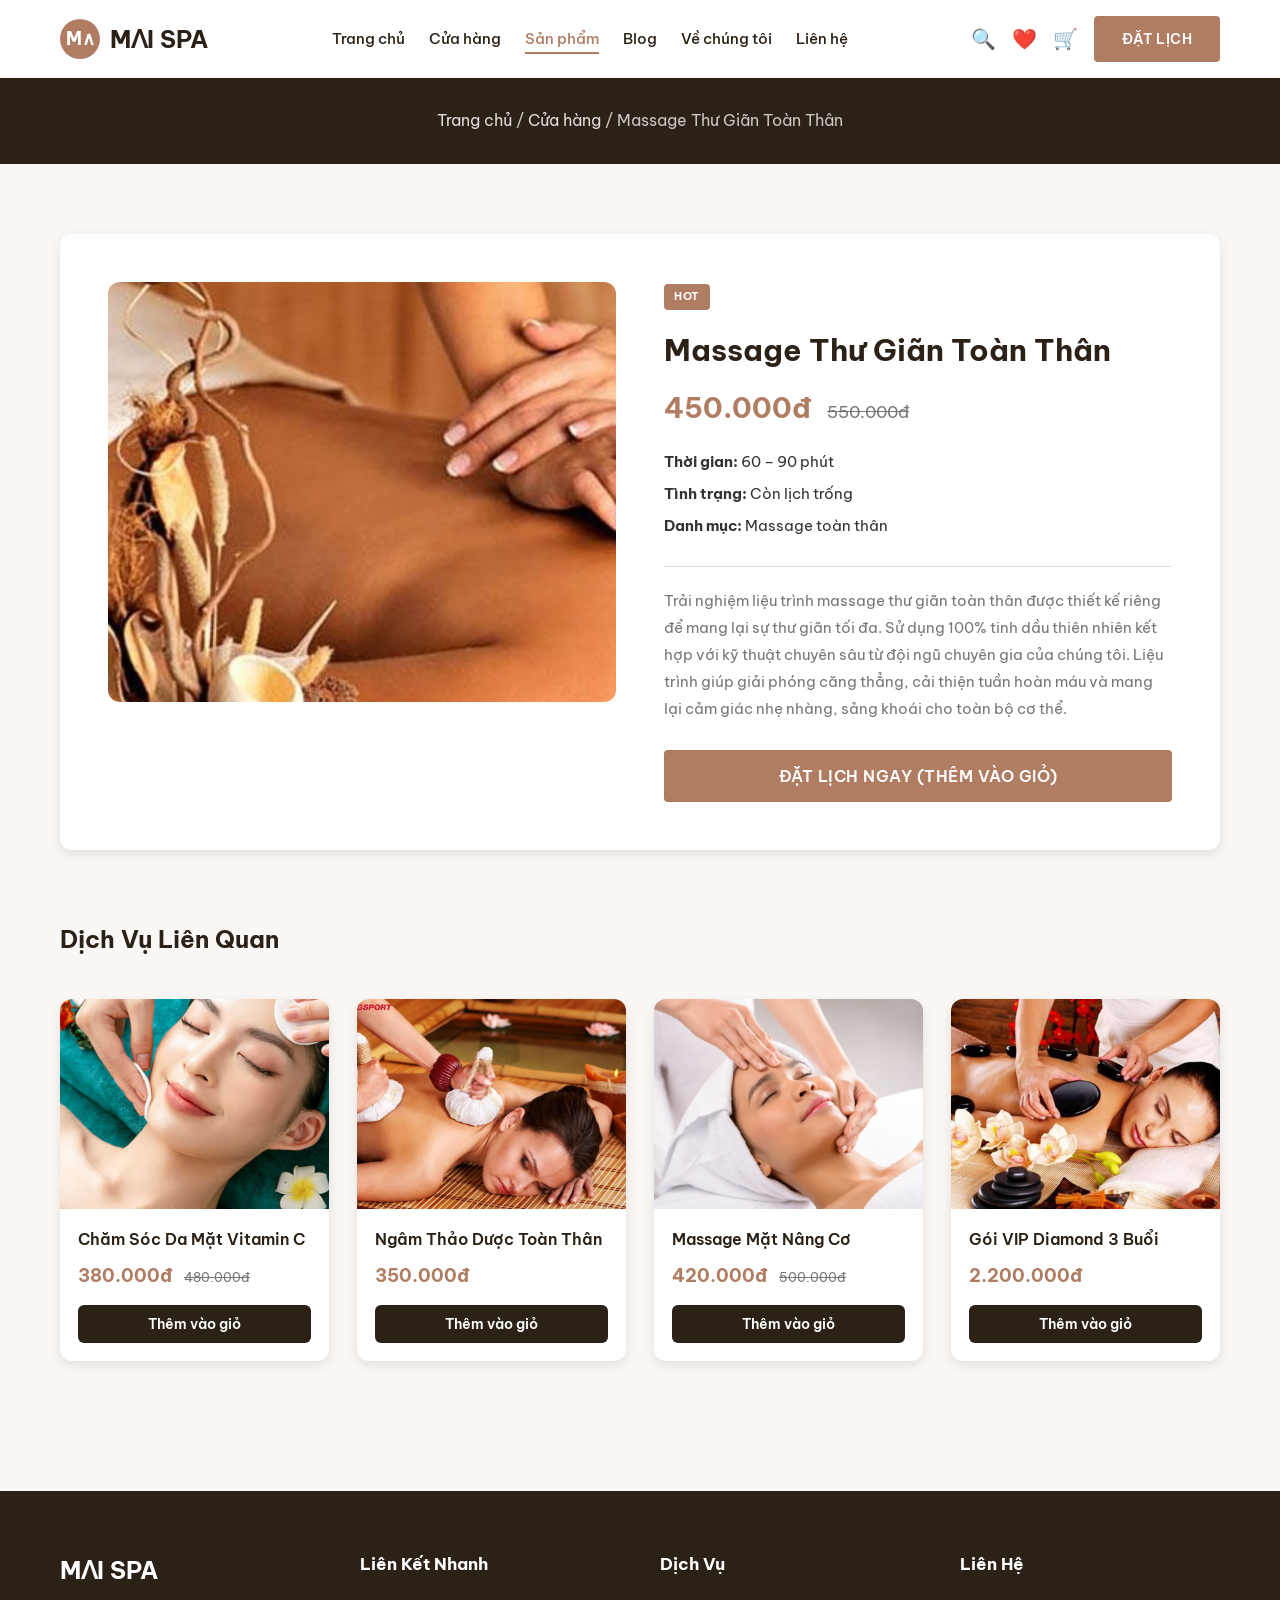
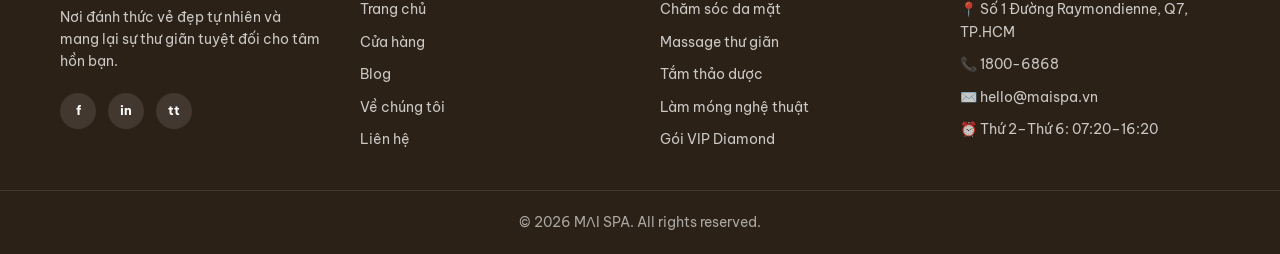
<file: product.html>
<!DOCTYPE html>
<html lang="vi">
<head>
  <meta charset="UTF-8" />
  <meta name="viewport" content="width=device-width, initial-scale=1.0" />
  <title>Massage Thư Giãn Toàn Thân – MɅI SPA</title>
  <link rel="stylesheet" href="css/base.css" />
  <link rel="stylesheet" href="css/main.css" />
  <link rel="stylesheet" href="css/responsive.css" />
</head>
<body>

  <header class="header">
    <div class="header-inner">
      <a href="index.html" class="logo">
        <div class="logo-icon">M∧</div>
        <span>MɅI SPA</span>
      </a>
      <nav>
        <ul class="nav-list" id="navList">
          <li><a href="index.html">Trang chủ</a></li>
          <li><a href="shop.html">Cửa hàng</a></li>
          <li><a href="product.html" class="active">Sản phẩm</a></li>
          <li><a href="blog.html">Blog</a></li>
          <li><a href="about.html">Về chúng tôi</a></li>
          <li><a href="contact.html">Liên hệ</a></li>
        </ul>
      </nav>
      <div class="header-right">
        <span class="header-icon">🔍</span>
        <span class="header-icon">❤️</span>
        <a href="cart.html" class="header-icon">
          🛒
          <span class="cart-count" id="cartBadge" style="display:none;">0</span>
        </a>
        <a href="contact.html" class="btn">Đặt Lịch</a>
        <button class="hamburger" id="hamburger" onclick="toggleMenu()">☰</button>
      </div>
    </div>
  </header>

  <div class="page-header" style="padding: 30px 20px;">
    <div class="container">
      <p class="breadcrumb">
        <a href="index.html">Trang chủ</a> /
        <a href="shop.html">Cửa hàng</a> /
        Massage Thư Giãn Toàn Thân
      </p>
    </div>
  </div>

  <section class="section">
    <div class="product-detail-wrap">
      <div class="product-detail-image"style="background-image: url('assets/massage\ toàn\ thân.jpg');"></div>
      <div class="product-detail-info">
        <span class="product-badge badge-static">HOT</span>
        <h1>Massage Thư Giãn Toàn Thân</h1>
        <div class="product-detail-price">
          450.000đ
          <span class="product-detail-old">550.000đ</span>
        </div>
        <div class="product-meta">
          <p><strong>Thời gian:</strong> 60 – 90 phút</p>
          <p><strong>Tình trạng:</strong> Còn lịch trống</p>
          <p><strong>Danh mục:</strong> Massage toàn thân</p>
        </div>
        <p class="product-detail-desc">
          Trải nghiệm liệu trình massage thư giãn toàn thân được thiết kế riêng để mang lại sự thư giãn tối đa.
          Sử dụng 100% tinh dầu thiên nhiên kết hợp với kỹ thuật chuyên sâu từ đội ngũ chuyên gia của chúng tôi.
          Liệu trình giúp giải phóng căng thẳng, cải thiện tuần hoàn máu và mang lại cảm giác nhẹ nhàng, sảng khoái cho toàn bộ cơ thể.
        </p>
        <button class="btn w-100" style="padding:16px; font-size:16px;" onclick="addToCart(1,'Massage Thư Giãn Toàn Thân',450000,'💆'); window.location.href='cart.html';">
          Đặt Lịch Ngay (Thêm vào giỏ)
        </button>
      </div>
    </div>
  </section>

  <section class="section" style="padding-top:0;">
    <h2>Dịch Vụ Liên Quan</h2>
    <div class="product-grid">
      <div class="product-card">
        <a href="product.html"></a>
        <div class="product-image"style="background-image: url('assets/chăm\ da\ mặt.jpg');"></div>
        <div class="product-info">
          <a href="product.html" class="product-title">Chăm Sóc Da Mặt Vitamin C</a>
          <div class="product-price-wrap">
            <span class="product-price">380.000đ</span>
            <span class="product-old-price">480.000đ</span>
          </div>
          <div class="product-action">
            <button class="btn-add-cart" onclick="addToCart(2,'Chăm Sóc Da Mặt Vitamin C',380000,'✨')">Thêm vào giỏ</button>
          </div>
        </div>
      </div>
      <div class="product-card">
        <a href="product.html"></a>
        <div class="blog-image" style="background-image: url('assets/thảo\ dược.jpg');"></div>
        <div class="product-info">
          <a href="product.html" class="product-title">Ngâm Thảo Dược Toàn Thân</a>
          <div class="product-price-wrap">
            <span class="product-price">350.000đ</span>
          </div>
          <div class="product-action">
            <button class="btn-add-cart" onclick="addToCart(3,'Ngâm Thảo Dược Toàn Thân',350000,'🌿')">Thêm vào giỏ</button>
          </div>
        </div>
      </div>
      <div class="product-card">
        <a href="product.html">
          <div class="blog-image" style="background-image: url('assets/massage\ mặt.jpg');"></div>
          <span class="product-badge">SALE</span>
        </a>
        <div class="product-info">
          <a href="product.html" class="product-title">Massage Mặt Nâng Cơ</a>
          <div class="product-price-wrap">
            <span class="product-price">420.000đ</span>
            <span class="product-old-price">500.000đ</span>
          </div>
          <div class="product-action">
            <button class="btn-add-cart" onclick="addToCart(8,'Massage Mặt Nâng Cơ',420000,'🌺')">Thêm vào giỏ</button>
          </div>
        </div>
      </div>
      <div class="product-card">
        <a href="product.html">
          <div class="blog-image" style="background-image: url('assets/vip.jpg');"></div>
          <span class="product-badge">VIP</span>
        </a>
        <div class="product-info">
          <a href="product.html" class="product-title">Gói VIP Diamond 3 Buổi</a>
          <div class="product-price-wrap">
            <span class="product-price">2.200.000đ</span>
          </div>
          <div class="product-action">
            <button class="btn-add-cart" onclick="addToCart(12,'Gói VIP Diamond 3 Buổi',2200000,'💎')">Thêm vào giỏ</button>
          </div>
        </div>
      </div>
    </div>
  </section>

  <footer class="footer">
    <div class="footer-inner">
      <div class="footer-col">
        <a href="index.html" class="footer-logo">MɅI SPA</a>
        <p>Nơi đánh thức vẻ đẹp tự nhiên và mang lại sự thư giãn tuyệt đối cho tâm hồn bạn.</p>
        <div class="social-icons">
          <a href="#" aria-label="Facebook">f</a>
          <a href="#" aria-label="Instagram">in</a>
          <a href="#" aria-label="TikTok">tt</a>
        </div>
      </div>
      <div class="footer-col">
        <h3>Liên Kết Nhanh</h3>
        <div class="footer-links">
          <a href="index.html">Trang chủ</a>
          <a href="shop.html">Cửa hàng</a>
          <a href="blog.html">Blog</a>
          <a href="about.html">Về chúng tôi</a>
          <a href="contact.html">Liên hệ</a>
        </div>
      </div>
      <div class="footer-col">
        <h3>Dịch Vụ</h3>
        <div class="footer-links">
          <a href="shop.html">Chăm sóc da mặt</a>
          <a href="shop.html">Massage thư giãn</a>
          <a href="shop.html">Tắm thảo dược</a>
          <a href="shop.html">Làm móng nghệ thuật</a>
          <a href="shop.html">Gói VIP Diamond</a>
        </div>
      </div>
      <div class="footer-col">
        <h3>Liên Hệ</h3>
        <div class="footer-links">
          <p>📍 Số 1 Đường Raymondienne, Q7, TP.HCM</p>
          <p>📞 1800-6868</p>
          <p>✉️ hello@maispa.vn</p>
          <p>⏰ Thứ 2–Thứ 6: 07:20–16:20</p>
        </div>
      </div>
    </div>
    <div class="footer-bottom">
      <p>© 2026 MɅI SPA. All rights reserved.</p>
    </div>
  </footer>

  <script src="js/main.js"></script>
</body>
</html>
</file>
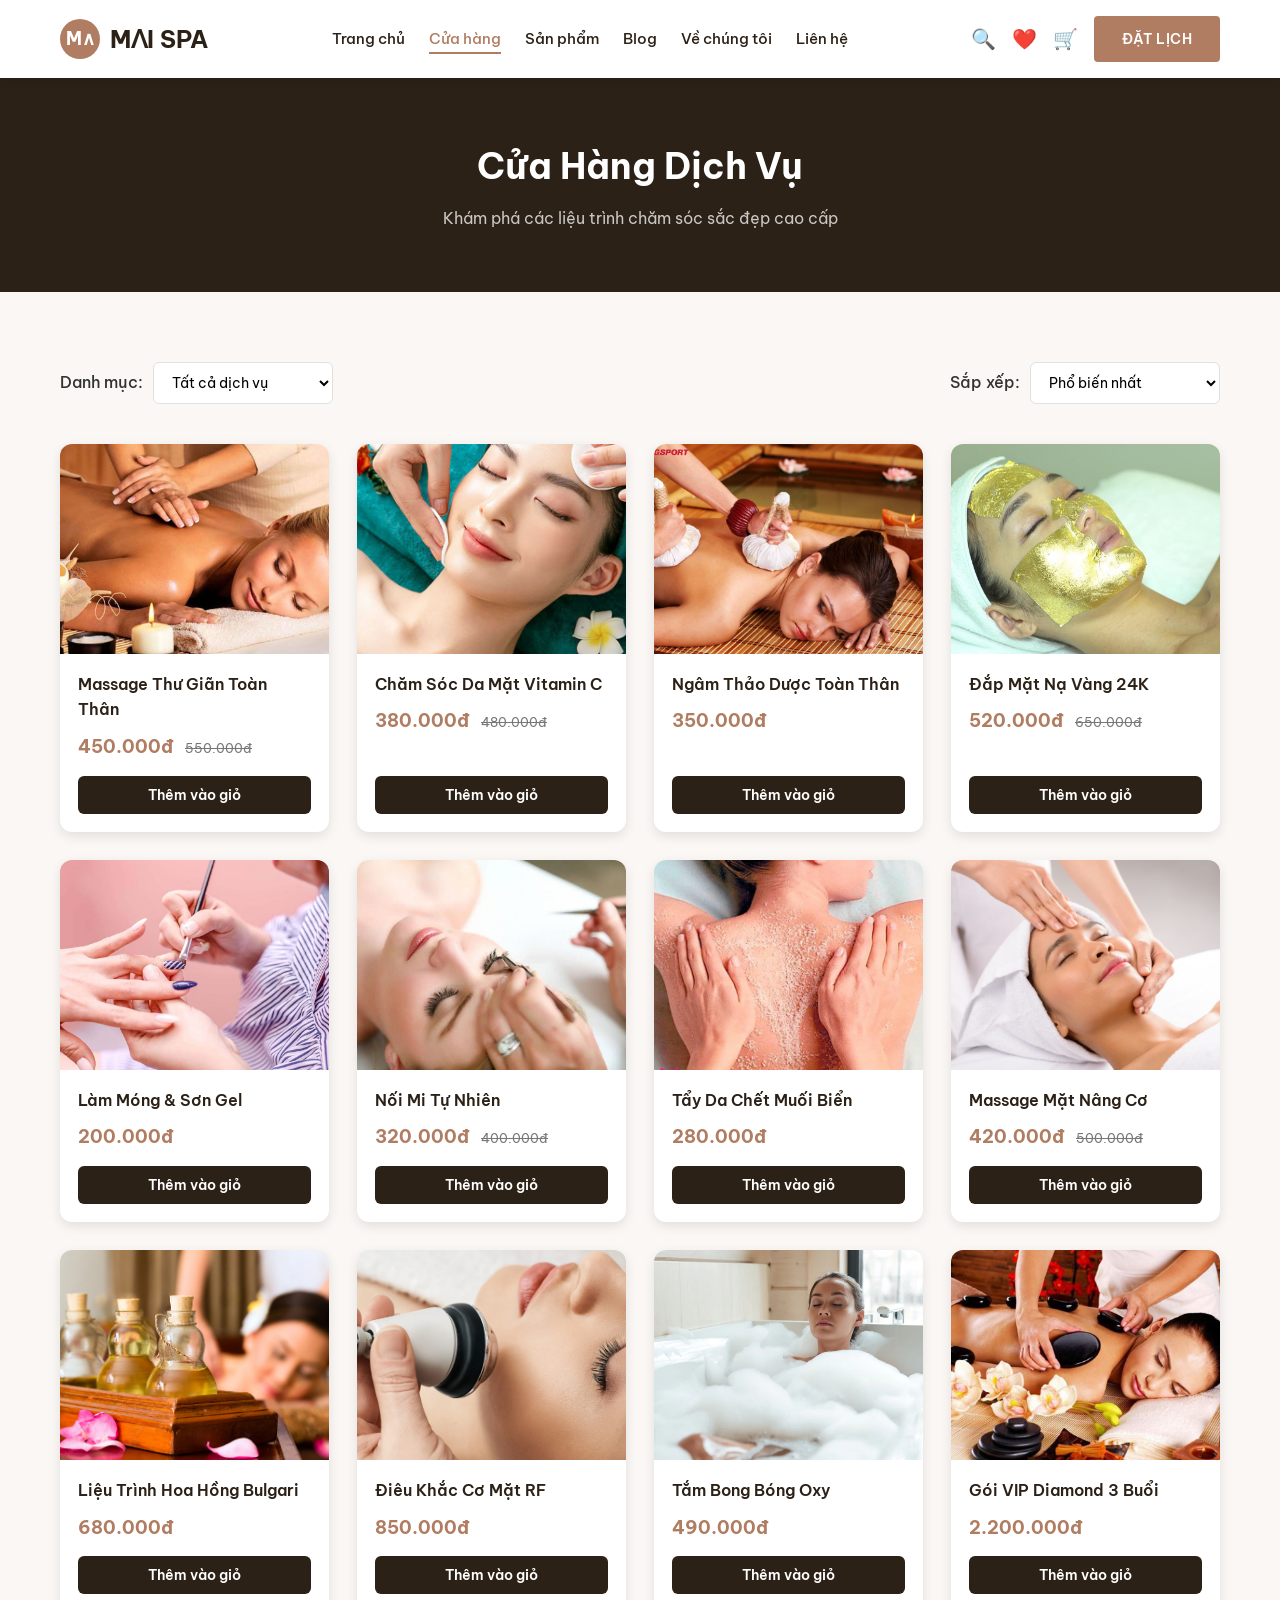
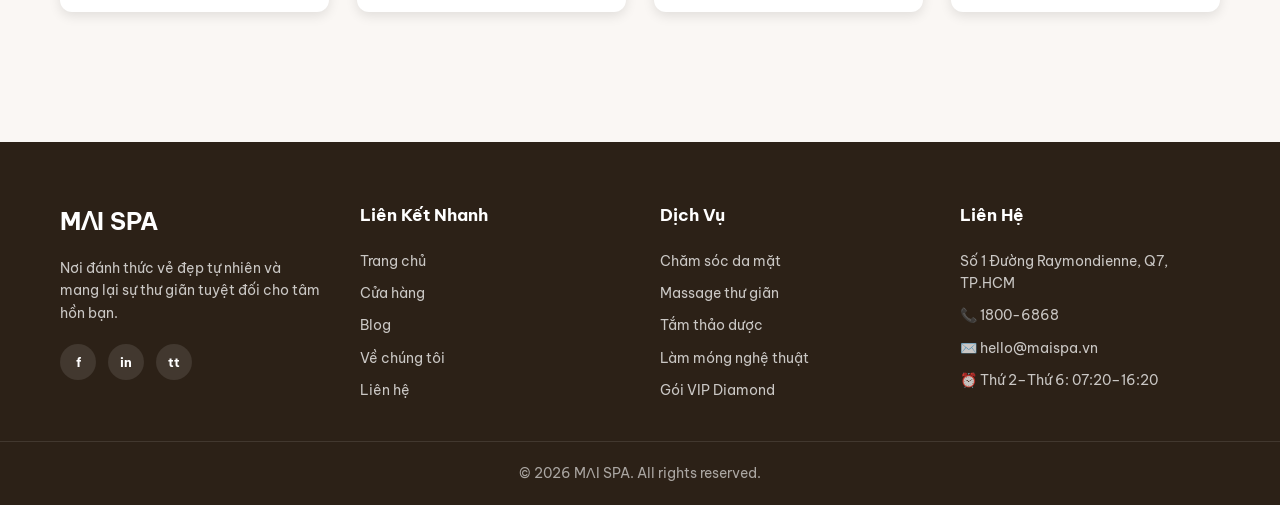
<file: shop.html>
<!DOCTYPE html>
<html lang="vi">
<head>
  <meta charset="UTF-8" />
  <meta name="viewport" content="width=device-width, initial-scale=1.0" />
  <title>Cửa Hàng – MɅI SPA</title>
  <link rel="stylesheet" href="css/base.css" />
  <link rel="stylesheet" href="css/main.css" />
  <link rel="stylesheet" href="css/responsive.css" />
</head>
<body>

  <header class="header">
    <div class="header-inner">
      <a href="index.html" class="logo">
        <div class="logo-icon">M∧</div>
        <span>MɅI SPA</span>
      </a>
      <nav>
        <ul class="nav-list" id="navList">
          <li><a href="index.html">Trang chủ</a></li>
          <li><a href="shop.html" class="active">Cửa hàng</a></li>
          <li><a href="product.html">Sản phẩm</a></li>
          <li><a href="blog.html">Blog</a></li>
          <li><a href="about.html">Về chúng tôi</a></li>
          <li><a href="contact.html">Liên hệ</a></li>
        </ul>
      </nav>
      <div class="header-right">
        <span class="header-icon">🔍</span>
        <span class="header-icon">❤️</span>
        <a href="cart.html" class="header-icon">
          🛒
          <span class="cart-count" id="cartBadge" style="display:none;">0</span>
        </a>
        <a href="contact.html" class="btn">Đặt Lịch</a>
        <button class="hamburger" id="hamburger" onclick="toggleMenu()">☰</button>
      </div>
    </div>
  </header>

  <div class="page-header">
    <div class="container">
      <h1>Cửa Hàng Dịch Vụ</h1>
      <p>Khám phá các liệu trình chăm sóc sắc đẹp cao cấp</p>
    </div>
  </div>

  <section class="section">
    <div class="filters">
      <div class="filter-group">
        <label>Danh mục:</label>
        <select onchange="filterProducts(this.value)">
          <option value="all">Tất cả dịch vụ</option>
          <option value="face">Chăm sóc da mặt</option>
          <option value="body">Massage toàn thân</option>
          <option value="nail">Làm móng</option>
          <option value="vip">Gói VIP</option>
        </select>
      </div>
      <div class="filter-group">
        <label>Sắp xếp:</label>
        <select onchange="sortProducts(this.value)">
          <option value="default">Phổ biến nhất</option>
          <option value="asc">Giá: Thấp đến cao</option>
          <option value="desc">Giá: Cao xuống thấp</option>
        </select>
      </div>
    </div>

    <div class="product-grid" id="productGrid">
      <div class="product-card">
        <a href="product.html">
          <div class="product-image"style="background-image: url('assets/massage\ toàn\ thân.jpg');"></div>
          <span class="product-badge">HOT</span>
        </a>
        <div class="product-info">
          <a href="product.html" class="product-title">Massage Thư Giãn Toàn Thân</a>
          
          <div class="product-price-wrap">
            <span class="product-price">450.000đ</span>
            <span class="product-old-price">550.000đ</span>
          </div>
          <div class="product-action">
            <button class="btn-add-cart" onclick="addToCart(1,'Massage Thư Giãn Toàn Thân',450000,'💆')">Thêm vào giỏ</button>
          </div>
        </div>
      </div>
      <div class="product-card">
        <a href="product.html"></a>
        <div class="product-image"style="background-image: url('assets/chăm\ da\ mặt.jpg');"></div>
        <div class="product-info">
          <a href="product.html" class="product-title">Chăm Sóc Da Mặt Vitamin C</a>
          <div class="product-price-wrap">
            <span class="product-price">380.000đ</span>
            <span class="product-old-price">480.000đ</span>
          </div>
          <div class="product-action">
            <button class="btn-add-cart" onclick="addToCart(2,'Chăm Sóc Da Mặt Vitamin C',380000,'✨')">Thêm vào giỏ</button>
          </div>
        </div>
      </div>
      <div class="product-card">
        <a href="product.html"></a>
        <div class="blog-image" style="background-image: url('assets/thảo\ dược.jpg');"></div>
        <div class="product-info">
          <a href="product.html" class="product-title">Ngâm Thảo Dược Toàn Thân</a>
          <div class="product-price-wrap">
            <span class="product-price">350.000đ</span>
          </div>
          <div class="product-action">
            <button class="btn-add-cart" onclick="addToCart(3,'Ngâm Thảo Dược Toàn Thân',350000,'🌿')">Thêm vào giỏ</button>
          </div>
        </div>
      </div>
      <div class="product-card">
        <a href="product.html">
          <div class="product-image"style="background-image: url('assets/mặt\ nạ\ vàng.jpg');"></div>
          <span class="product-badge">SALE</span>
        </a>
        <div class="product-info">
          <a href="product.html" class="product-title">Đắp Mặt Nạ Vàng 24K</a>
          <div class="product-price-wrap">
            <span class="product-price">520.000đ</span>
            <span class="product-old-price">650.000đ</span>
          </div>
          <div class="product-action">
            <button class="btn-add-cart" onclick="addToCart(4,'Đắp Mặt Nạ Vàng 24K',520000,'💛')">Thêm vào giỏ</button>
          </div>
        </div>
      </div>
      <div class="product-card">
        <a href="product.html"></a>
        <div class="blog-image" style="background-image: url('assets/làm\ móng.jpg');"></div>
        <div class="product-info">
          <a href="product.html" class="product-title">Làm Móng &amp; Sơn Gel</a>
          <div class="product-price-wrap">
            <span class="product-price">200.000đ</span>
          </div>
          <div class="product-action">
            <button class="btn-add-cart" onclick="addToCart(5,'Làm Móng & Sơn Gel',200000,'💅')">Thêm vào giỏ</button>
          </div>
        </div>
      </div>
      <div class="product-card">
        <a href="product.html" >
          <div class="blog-image" style="background-image: url('assets/nối\ mi.jpg');"></div>
          <span class="product-badge">HOT</span>
        </a>
        <div class="product-info">
          <a href="product.html" class="product-title">Nối Mi Tự Nhiên</a>
          <div class="product-price-wrap">
            <span class="product-price">320.000đ</span>
            <span class="product-old-price">400.000đ</span>
          </div>
          <div class="product-action">
            <button class="btn-add-cart" onclick="addToCart(6,'Nối Mi Tự Nhiên',320000,'👁️')">Thêm vào giỏ</button>
          </div>
        </div>
      </div>
      <div class="product-card">
        <a href="product.html"></a>
        <div class="blog-image" style="background-image: url('assets/tẩy\ da\ chết.jpg');"></div>
        <div class="product-info">
          <a href="product.html" class="product-title">Tẩy Da Chết Muối Biển</a>
          <div class="product-price-wrap">
            <span class="product-price">280.000đ</span>
          </div>
          <div class="product-action">
            <button class="btn-add-cart" onclick="addToCart(7,'Tẩy Da Chết Muối Biển',280000,'🌊')">Thêm vào giỏ</button>
          </div>
        </div>
      </div>
      <div class="product-card">
        <a href="product.html">
          <div class="blog-image" style="background-image: url('assets/massage\ mặt.jpg');"></div>
          <span class="product-badge">SALE</span>
        </a>
        <div class="product-info">
          <a href="product.html" class="product-title">Massage Mặt Nâng Cơ</a>
          <div class="product-price-wrap">
            <span class="product-price">420.000đ</span>
            <span class="product-old-price">500.000đ</span>
          </div>
          <div class="product-action">
            <button class="btn-add-cart" onclick="addToCart(8,'Massage Mặt Nâng Cơ',420000,'🌺')">Thêm vào giỏ</button>
          </div>
        </div>
      </div>
      <div class="product-card">
        <a href="product.html">
          <div class="product-image"style="background-image: url('assets/liệu\ trình.jpeg');"></div>
          <span class="product-badge">NEW</span>
        </a>
        <div class="product-info">
          <a href="product.html" class="product-title">Liệu Trình Hoa Hồng Bulgari</a>
          <div class="product-price-wrap">
            <span class="product-price">680.000đ</span>
          </div>
          <div class="product-action">
            <button class="btn-add-cart" onclick="addToCart(9,'Liệu Trình Hoa Hồng Bulgari',680000,'🌹')">Thêm vào giỏ</button>
          </div>
        </div>
      </div>
      <div class="product-card">
        <a href="product.html">
          <div class="blog-image" style="background-image: url('assets/RF.jpg');"></div>
          <span class="product-badge">NEW</span>
        </a>
        <div class="product-info">
          <a href="product.html" class="product-title">Điêu Khắc Cơ Mặt RF</a>
          <div class="product-price-wrap">
            <span class="product-price">850.000đ</span>
          </div>
          <div class="product-action">
            <button class="btn-add-cart" onclick="addToCart(10,'Điêu Khắc Cơ Mặt RF',850000,'⚡')">Thêm vào giỏ</button>
          </div>
        </div>
      </div>
      <div class="product-card">
        <a href="product.html">
          <div class="blog-image" style="background-image: url('assets/tắm\ bong\ bóng.jpg');"></div>
     
          <span class="product-badge">NEW</span>
        </a>
        <div class="product-info">
          <a href="product.html" class="product-title">Tắm Bong Bóng Oxy</a>
          <div class="product-price-wrap">
            <span class="product-price">490.000đ</span>
          </div>
          <div class="product-action">
            <button class="btn-add-cart" onclick="addToCart(11,'Tắm Bong Bóng Oxy',490000,'🫧')">Thêm vào giỏ</button>
          </div>
        </div>
      </div>
      <div class="product-card">
        <a href="product.html">
          <div class="blog-image" style="background-image: url('assets/vip.jpg');"></div>
          <span class="product-badge">VIP</span>
        </a>
        <div class="product-info">
          <a href="product.html" class="product-title">Gói VIP Diamond 3 Buổi</a>
          <div class="product-price-wrap">
            <span class="product-price">2.200.000đ</span>
          </div>
          <div class="product-action">
            <button class="btn-add-cart" onclick="addToCart(12,'Gói VIP Diamond 3 Buổi',2200000,'💎')">Thêm vào giỏ</button>
          </div>
        </div>
      </div>
    </div>
  </section>

  <footer class="footer">
    <div class="footer-inner">
      <div class="footer-col">
        <a href="index.html" class="footer-logo">MɅI SPA</a>
        <p>Nơi đánh thức vẻ đẹp tự nhiên và mang lại sự thư giãn tuyệt đối cho tâm hồn bạn.</p>
        <div class="social-icons">
          <a href="#" aria-label="Facebook">f</a>
          <a href="#" aria-label="Instagram">in</a>
          <a href="#" aria-label="TikTok">tt</a>
        </div>
      </div>
      <div class="footer-col">
        <h3>Liên Kết Nhanh</h3>
        <div class="footer-links">
          <a href="index.html">Trang chủ</a>
          <a href="shop.html">Cửa hàng</a>
          <a href="blog.html">Blog</a>
          <a href="about.html">Về chúng tôi</a>
          <a href="contact.html">Liên hệ</a>
        </div>
      </div>
      <div class="footer-col">
        <h3>Dịch Vụ</h3>
        <div class="footer-links">
          <a href="shop.html">Chăm sóc da mặt</a>
          <a href="shop.html">Massage thư giãn</a>
          <a href="shop.html">Tắm thảo dược</a>
          <a href="shop.html">Làm móng nghệ thuật</a>
          <a href="shop.html">Gói VIP Diamond</a>
        </div>
      </div>
      <div class="footer-col">
        <h3>Liên Hệ</h3>
        <div class="footer-links">
          <p>Số 1 Đường Raymondienne, Q7, TP.HCM</p>
          <p>📞 1800-6868</p>
          <p>✉️ hello@maispa.vn</p>
          <p>⏰ Thứ 2–Thứ 6: 07:20–16:20</p>
        </div>
      </div>
    </div>
    <div class="footer-bottom">
      <p>© 2026 MɅI SPA. All rights reserved.</p>
    </div>
  </footer>

  <script src="js/main.js"></script>
  <script>
    function filterProducts(val) { /* demo only */ }
    function sortProducts(val) { /* demo only */ }
  </script>
</body>
</html>
</file>
<file: css/base.css>
@import url('https://fonts.googleapis.com/css2?family=Be+Vietnam+Pro:ital,wght@0,300;0,400;0,500;0,600;0,700;0,800;1,400;1,700&display=swap');

:root {
  --primary-color: #b07d62;
  --secondary-color: #2c2117;
  --bg-color: #faf7f4;
  --text-color: #333333;
  --gray-light: #e0e0e0;
  --gray-dark: #777777;
  --white: #ffffff;
  --shadow-color: rgba(0, 0, 0, 0.1);
  --font-heading: 'Be Vietnam Pro', sans-serif;
  --font-body: 'Be Vietnam Pro', sans-serif;
  --transition: all 0.3s ease;
}

* {
  margin: 0;
  padding: 0;
  box-sizing: border-box;
}

body {
  font-family: var(--font-body);
  background-color: var(--bg-color);
  color: var(--text-color);
  line-height: 1.6;
}

h1, h2, h3, h4, h5, h6 {
  font-family: var(--font-heading);
  color: var(--secondary-color);
  margin-bottom: 16px;
}

a {
  text-decoration: none;
  color: inherit;
  transition: var(--transition);
}

ul {
  list-style: none;
}

button {
  font-family: var(--font-body);
  cursor: pointer;
  border: none;
  background: none;
  transition: var(--transition);
}

img {
  max-width: 100%;
  display: block;
}

.container {
  max-width: 1200px;
  margin: 0 auto;
  padding: 0 20px;
}

.section {
  padding: 70px 20px;
  max-width: 1200px;
  margin: 0 auto;
}

.text-center {
  text-align: center;
}

.btn {
  display: inline-block;
  background-color: var(--primary-color);
  color: var(--white);
  padding: 12px 28px;
  border-radius: 4px;
  font-weight: 600;
  cursor: pointer;
  transition: var(--transition);
  border: none;
  font-family: var(--font-body);
  font-size: 14px;
  text-transform: uppercase;
  letter-spacing: 0.5px;
}

.btn:hover {
  background-color: var(--secondary-color);
  transform: translateY(-2px);
  color: var(--white);
}
</file>
<file: css/main.css>
.header {
  background-color: var(--white);
  box-shadow: 0 2px 10px var(--shadow-color);
  position: sticky;
  top: 0;
  z-index: 100;
}

.header-inner {
  display: flex;
  justify-content: space-between;
  align-items: center;
  padding: 16px 20px;
  max-width: 1200px;
  margin: 0 auto;
  position: relative;
}

.logo {
  display: flex;
  align-items: center;
  gap: 10px;
  font-family: var(--font-heading);
  font-size: 24px;
  font-weight: 700;
  color: var(--secondary-color);
}

.logo-icon {
  width: 40px;
  height: 40px;
  background-color: var(--primary-color);
  color: var(--white);
  border-radius: 50%;
  display: flex;
  justify-content: center;
  align-items: center;
  font-size: 18px;
  font-weight: bold;
}

.nav-list {
  display: flex;
  gap: 24px;
  align-items: center;
}

.nav-list a {
  font-weight: 500;
  color: var(--secondary-color);
  font-size: 15px;
  padding: 4px 0;
  border-bottom: 2px solid transparent;
  transition: var(--transition);
}

.nav-list a:hover,
.nav-list a.active {
  color: var(--primary-color);
  border-bottom-color: var(--primary-color);
}

.header-right {
  display: flex;
  align-items: center;
  gap: 16px;
}

.header-icon {
  font-size: 20px;
  color: var(--secondary-color);
  cursor: pointer;
  display: flex;
  align-items: center;
  justify-content: center;
  position: relative;
  transition: var(--transition);
}

.header-icon:hover {
  color: var(--primary-color);
}

.cart-count {
  position: absolute;
  top: -8px;
  right: -8px;
  background-color: var(--primary-color);
  color: var(--white);
  font-size: 11px;
  width: 18px;
  height: 18px;
  border-radius: 50%;
  display: flex;
  justify-content: center;
  align-items: center;
  font-weight: bold;
}

.hamburger {
  display: none;
  font-size: 26px;
  cursor: pointer;
  color: var(--secondary-color);
  background: none;
  border: none;
  padding: 4px;
}
.footer {
  background-color: var(--secondary-color);
  color: var(--white);
  padding: 60px 0 20px;
  margin-top: 60px;
}

.footer-inner {
  display: flex;
  justify-content: space-between;
  flex-wrap: wrap;
  gap: 40px;
  max-width: 1200px;
  margin: 0 auto;
  padding: 0 20px;
}

.footer-col {
  flex: 1;
  min-width: 200px;
}

.footer-col h3 {
  color: var(--white);
  margin-bottom: 20px;
  font-size: 17px;
}

.footer-logo {
  font-family: var(--font-heading);
  font-size: 24px;
  font-weight: 700;
  margin-bottom: 16px;
  display: block;
  color: var(--white);
}

.footer-col > p {
  color: rgba(255, 255, 255, 0.75);
  font-size: 14px;
  margin-bottom: 20px;
}

.footer-links {
  display: flex;
  flex-direction: column;
  gap: 10px;
}

.footer-links a,
.footer-links p {
  color: rgba(255, 255, 255, 0.75);
  font-size: 14px;
  transition: var(--transition);
}

.footer-links a:hover {
  color: var(--primary-color);
}

.social-icons {
  display: flex;
  gap: 12px;
  margin-top: 20px;
}

.social-icons a {
  width: 36px;
  height: 36px;
  background-color: rgba(255, 255, 255, 0.1);
  display: flex;
  justify-content: center;
  align-items: center;
  border-radius: 50%;
  font-weight: bold;
  font-size: 13px;
  color: var(--white);
  transition: var(--transition);
}

.social-icons a:hover {
  background-color: var(--primary-color);
}

.footer-bottom {
  text-align: center;
  margin-top: 40px;
  padding-top: 20px;
  border-top: 1px solid rgba(255, 255, 255, 0.1);
  font-size: 14px;
  color: rgba(255, 255, 255, 0.6);
}
.page-header {
  background-color: var(--secondary-color);
  color: var(--white);
  padding: 60px 20px;
  text-align: center;
}

.page-header h1 {
  color: var(--white);
  margin-bottom: 10px;
  font-size: 36px;
}

.page-header p {
  color: rgba(255, 255, 255, 0.75);
  font-size: 16px;
}

.hero {
  background-image: linear-gradient(rgba(44, 33, 23, 0.62), rgba(44, 33, 23, 0.62)),
    url('https://images.unsplash.com/photo-1540555700478-4be289fbecef?q=80&w=2070&auto=format&fit=crop');
  background-size: cover;
  background-position: center;
  min-height: 80vh;
  display: flex;
  align-items: center;
  justify-content: center;
  text-align: center;
  color: var(--white);
}

.hero-content {
  max-width: 780px;
  padding: 0 20px;
}

.hero-content h1 {
  font-size: 52px;
  color: var(--white);
  margin-bottom: 20px;
  line-height: 1.2;
}

.hero-content p {
  font-size: 18px;
  margin-bottom: 36px;
  color: rgba(255, 255, 255, 0.9);
}

.feature-grid {
  display: grid;
  grid-template-columns: repeat(4, 1fr);
  gap: 30px;
  margin-top: 40px;
}

.feature-card {
  background-color: var(--white);
  padding: 30px 20px;
  border-radius: 12px;
  text-align: center;
  transition: var(--transition);
  box-shadow: 0 4px 12px var(--shadow-color);
}

.feature-card:hover {
  transform: translateY(-6px);
  box-shadow: 0 12px 28px rgba(176, 125, 98, 0.2);
}

.feature-icon {
  font-size: 44px;
  margin-bottom: 16px;
  display: block;
}

.feature-card h3 {
  font-size: 17px;
  margin-bottom: 10px;
}

.feature-card p {
  font-size: 14px;
  color: var(--gray-dark);
}

.product-grid {
  display: grid;
  grid-template-columns: repeat(4, 1fr);
  gap: 28px;
  margin-top: 40px;
}

.product-card {
  background-color: var(--white);
  border-radius: 12px;
  overflow: hidden;
  box-shadow: 0 4px 12px var(--shadow-color);
  transition: var(--transition);
  display: flex;
  flex-direction: column;
}

.product-card:hover {
  transform: translateY(-5px);
  box-shadow: 0 14px 28px rgba(176, 125, 98, 0.2);
}

.product-image {
  height: 210px;
  background-size: cover;
  background-position: center;
  background-color: #eee;
}

.product-badge {
  position: absolute;
  top: 10px;
  right: 10px;
  background-color: var(--primary-color);
  color: var(--white);
  padding: 4px 10px;
  font-size: 11px;
  font-weight: 700;
  border-radius: 4px;
  text-transform: uppercase;
  letter-spacing: 0.5px;
}

.product-info {
  padding: 18px;
  flex-grow: 1;
  display: flex;
  flex-direction: column;
}

.product-title {
  font-size: 16px;
  margin-bottom: 10px;
  font-weight: 600;
  color: var(--secondary-color);
  display: block;
  transition: var(--transition);
}

.product-title:hover {
  color: var(--primary-color);
}

.product-price-wrap {
  margin-bottom: 14px;
}

.product-price {
  color: var(--primary-color);
  font-size: 18px;
  font-weight: 700;
}

.product-old-price {
  color: var(--gray-dark);
  text-decoration: line-through;
  font-size: 13px;
  margin-left: 8px;
}

.product-action {
  margin-top: auto;
}

.btn-add-cart {
  width: 100%;
  padding: 10px;
  background-color: var(--secondary-color);
  color: var(--white);
  border: none;
  border-radius: 6px;
  cursor: pointer;
  transition: var(--transition);
  font-weight: 600;
  font-family: var(--font-body);
  font-size: 14px;
}

.btn-add-cart:hover {
  background-color: var(--primary-color);
  transform: scale(1.03);
}

.filters {
  display: flex;
  justify-content: space-between;
  margin-bottom: 30px;
  flex-wrap: wrap;
  gap: 16px;
  align-items: center;
}

.filter-group {
  display: flex;
  align-items: center;
  gap: 10px;
}

.filter-group label {
  font-weight: 500;
}

.filter-group select {
  padding: 10px 14px;
  border: 1px solid var(--gray-light);
  border-radius: 6px;
  font-family: var(--font-body);
  font-size: 14px;
  background-color: var(--white);
  cursor: pointer;
  transition: var(--transition);
}

.filter-group select:focus {
  outline: none;
  border-color: var(--primary-color);
}

.blog-grid {
  display: grid;
  grid-template-columns: repeat(3, 1fr);
  gap: 30px;
  margin-top: 40px;
}

.blog-card {
  background-color: var(--white);
  border-radius: 12px;
  overflow: hidden;
  box-shadow: 0 4px 12px var(--shadow-color);
  transition: var(--transition);
}

.blog-card:hover {
  transform: translateY(-4px);
  box-shadow: 0 12px 24px var(--shadow-color);
}

.blog-image {
  height: 210px;
  background-size: cover;
  background-position: center;
  background-color: #eee;
}

.blog-info {
  padding: 22px;
}

.blog-date {
  font-size: 12px;
  color: var(--primary-color);
  margin-bottom: 8px;
  display: block;
  font-weight: 500;
}

.blog-title {
  font-size: 19px;
  margin-bottom: 10px;
  line-height: 1.4;
}

.blog-excerpt {
  margin-bottom: 18px;
  color: var(--gray-dark);
  font-size: 14px;
  line-height: 1.7;
}
.contact-wrap {
  display: grid;
  grid-template-columns: 1fr 1fr;
  gap: 40px;
}

.contact-form {
  background-color: var(--white);
  padding: 36px;
  border-radius: 12px;
  box-shadow: 0 4px 12px var(--shadow-color);
}

.contact-form h2 {
  margin-bottom: 24px;
}

.form-group {
  margin-bottom: 20px;
}

.form-group label {
  display: block;
  margin-bottom: 8px;
  font-weight: 600;
  font-size: 14px;
}

.form-control {
  width: 100%;
  padding: 12px 14px;
  border: 1px solid var(--gray-light);
  border-radius: 6px;
  font-family: var(--font-body);
  font-size: 14px;
  transition: var(--transition);
  background-color: var(--bg-color);
}

.form-control:focus {
  outline: none;
  border-color: var(--primary-color);
  background-color: var(--white);
}

textarea.form-control {
  min-height: 130px;
  resize: vertical;
}

.contact-info {
  padding: 36px;
  background-color: var(--secondary-color);
  color: var(--white);
  border-radius: 12px;
}

.contact-info h3 {
  color: var(--white);
  font-size: 20px;
  margin-bottom: 12px;
}

.contact-info > p {
  color: rgba(255, 255, 255, 0.75);
  margin-bottom: 28px;
  font-size: 14px;
}

.info-item {
  display: flex;
  gap: 14px;
  margin-bottom: 22px;
  align-items: flex-start;
}

.info-item .icon {
  font-size: 22px;
  flex-shrink: 0;
  margin-top: 2px;
}

.info-item strong {
  display: block;
  color: var(--white);
  margin-bottom: 4px;
}

.info-item p {
  color: rgba(255, 255, 255, 0.75);
  font-size: 14px;
}


.product-detail-wrap {
  display: grid;
  grid-template-columns: 1fr 1fr;
  gap: 48px;
  background-color: var(--white);
  padding: 48px;
  border-radius: 12px;
  box-shadow: 0 4px 12px var(--shadow-color);
}

.product-detail-image {
  height: 420px;
  background: linear-gradient(135deg, #f5ede8 0%, #e8d5cc 100%);
  display: flex;
  justify-content: center;
  align-items: center;
  font-size: 120px;
  border-radius: 12px;
}

.badge-static {
  position: static;
  display: inline-block;
  margin-bottom: 16px;
}

.product-detail-info h1 {
  font-size: 30px;
  margin-bottom: 12px;
  color: var(--secondary-color);
}

.product-detail-price {
  font-size: 28px;
  color: var(--primary-color);
  font-weight: 700;
  margin-bottom: 20px;
}

.product-detail-old {
  color: var(--gray-dark);
  text-decoration: line-through;
  font-size: 17px;
  margin-left: 10px;
  font-weight: normal;
}

.product-meta {
  margin-bottom: 20px;
  padding-bottom: 20px;
  border-bottom: 1px solid var(--gray-light);
}

.product-meta p {
  margin-bottom: 8px;
  font-size: 15px;
}

.product-detail-desc {
  margin-bottom: 28px;
  color: var(--gray-dark);
  line-height: 1.8;
  font-size: 15px;
}

.breadcrumb {
  color: rgba(255, 255, 255, 0.7);
  font-size: 14px;
}

.breadcrumb a {
  color: rgba(255, 255, 255, 0.85);
}

.breadcrumb a:hover {
  color: var(--white);
}

.cart-table-wrap {
  overflow-x: auto;
  border-radius: 12px;
}

.cart-table {
  width: 100%;
  border-collapse: collapse;
  background-color: var(--white);
  box-shadow: 0 4px 12px var(--shadow-color);
  border-radius: 12px;
  overflow: hidden;
}

.cart-table th,
.cart-table td {
  padding: 16px 18px;
  text-align: left;
  border-bottom: 1px solid var(--gray-light);
}

.cart-table th {
  background-color: var(--secondary-color);
  color: var(--white);
  font-weight: 600;
  font-size: 14px;
}

.cart-table tbody tr:last-child td {
  border-bottom: none;
}

.cart-table tbody tr:hover {
  background-color: #fdf8f5;
}

.cart-item-cell {
  display: flex;
  align-items: center;
  gap: 14px;
}

.cart-item-img {
  width: 52px;
  height: 52px;
  background: linear-gradient(135deg, #f5ede8, #e8d5cc);
  display: flex;
  justify-content: center;
  align-items: center;
  font-size: 26px;
  border-radius: 8px;
  flex-shrink: 0;
}

.qty-selector {
  display: flex;
  align-items: center;
  gap: 10px;
}

.qty-btn {
  width: 32px;
  height: 32px;
  background-color: var(--gray-light);
  border-radius: 6px;
  display: flex;
  justify-content: center;
  align-items: center;
  cursor: pointer;
  font-size: 16px;
  font-weight: bold;
  transition: var(--transition);
  border: none;
}

.qty-btn:hover {
  background-color: var(--primary-color);
  color: var(--white);
}

.qty-value {
  min-width: 30px;
  text-align: center;
  font-weight: 600;
}

.btn-remove {
  color: #e53e3e;
  background: none;
  border: 1px solid #e53e3e;
  cursor: pointer;
  padding: 6px 14px;
  border-radius: 4px;
  font-size: 13px;
  font-family: var(--font-body);
  transition: var(--transition);
}

.btn-remove:hover {
  background-color: #e53e3e;
  color: var(--white);
}

.cart-summary {
  background-color: var(--white);
  padding: 30px;
  border-radius: 12px;
  box-shadow: 0 4px 12px var(--shadow-color);
  margin-top: 30px;
  max-width: 420px;
  margin-left: auto;
}

.cart-summary h3 {
  font-size: 20px;
  margin-bottom: 20px;
}

.summary-row {
  display: flex;
  justify-content: space-between;
  margin-bottom: 14px;
  font-size: 15px;
}

.summary-total {
  font-weight: 700;
  font-size: 20px;
  border-top: 2px solid var(--gray-light);
  padding-top: 16px;
  margin-top: 4px;
  color: var(--primary-color);
}

.cart-empty {
  text-align: center;
  padding: 80px 0;
}

.cart-empty .empty-icon {
  font-size: 72px;
  margin-bottom: 20px;
}

.cart-empty h2 {
  margin-bottom: 10px;
}

.cart-empty p {
  color: var(--gray-dark);
  margin-bottom: 28px;
}

.about-story-wrap {
  display: grid;
  grid-template-columns: 1fr 1fr;
  gap: 48px;
  align-items: center;
}

.team-grid {
  display: grid;
  grid-template-columns: repeat(4, 1fr);
  gap: 30px;
  margin-top: 40px;
  text-align: center;
}

.team-member-img {
  width: 140px;
  height: 140px;
  border-radius: 50%;
  background-size: cover;
  background-position: center;
  margin: 0 auto 16px;
  border: 4px solid var(--primary-color);
}

.team-name {
  font-size: 17px;
  margin-bottom: 6px;
}

.team-role {
  color: var(--gray-dark);
  font-size: 14px;
}

.timeline {
  max-width: 700px;
  margin: 40px auto 0;
}

.timeline-item {
  display: flex;
  gap: 24px;
  margin-bottom: 32px;
  align-items: flex-start;
}

.timeline-year {
  min-width: 60px;
  font-size: 22px;
  font-weight: 700;
  color: var(--primary-color);
}

.timeline-content h4 {
  font-size: 17px;
  margin-bottom: 6px;
}

.timeline-content p {
  color: var(--gray-dark);
  font-size: 14px;
}


.mt-10 { margin-top: 10px; }
.mt-20 { margin-top: 20px; }
.mt-40 { margin-top: 40px; }
.mb-10 { margin-bottom: 10px; }
.mb-20 { margin-bottom: 20px; }
.mb-30 { margin-bottom: 30px; }
.w-100 { width: 100%; }
.section-subtitle {
  color: var(--gray-dark);
  margin-top: -8px;
  margin-bottom: 0;
}
</file>
<file: css/responsive.css>
@media (max-width: 992px) {
  .product-grid {
    grid-template-columns: repeat(2, 1fr);
  }

  .feature-grid {
    grid-template-columns: repeat(2, 1fr);
  }

  .blog-grid {
    grid-template-columns: repeat(2, 1fr);
  }

  .header-inner {
    padding: 12px 16px;
  }

  .nav-list {
    gap: 16px;
  }

  .nav-list a {
    font-size: 14px;
  }

  .contact-wrap {
    grid-template-columns: 1fr;
  }

  .product-detail-wrap {
    grid-template-columns: 1fr;
  }

  .about-story-wrap {
    grid-template-columns: 1fr;
  }

  .team-grid {
    grid-template-columns: repeat(2, 1fr);
  }

  .hero-content h1 {
    font-size: 40px;
  }
}

@media (max-width: 576px) {
  .product-grid {
    grid-template-columns: 1fr;
  }

  .feature-grid {
    grid-template-columns: 1fr;
  }

  .blog-grid {
    grid-template-columns: 1fr;
  }

  .team-grid {
    grid-template-columns: repeat(2, 1fr);
  }

  .nav-list {
    display: none;
    flex-direction: column;
    gap: 0;
    position: absolute;
    top: 100%;
    left: 0;
    width: 100%;
    background-color: var(--white);
    padding: 16px 0;
    box-shadow: 0 10px 20px rgba(0, 0, 0, 0.1);
    z-index: 200;
  }

  .nav-list.open {
    display: flex;
  }

  .nav-list li {
    width: 100%;
  }

  .nav-list a {
    display: block;
    padding: 12px 24px;
    border-bottom: none;
    font-size: 15px;
  }

  .nav-list a:hover,
  .nav-list a.active {
    background-color: #faf7f4;
    border-bottom: none;
  }

  .hamburger {
    display: block;
  }

  .header-right .btn {
    display: none;
  }

  .hero-content h1 {
    font-size: 30px;
  }

  .hero-content p {
    font-size: 15px;
  }
  .section {
    padding: 50px 16px;
  }

  .page-header {
    padding: 40px 16px;
  }

  .page-header h1 {
    font-size: 26px;
  }

  .filters {
    flex-direction: column;
    align-items: flex-start;
  }

  .product-detail-wrap {
    padding: 24px;
  }

  .product-detail-image {
    height: 280px;
    font-size: 80px;
  }

  .cart-table th,
  .cart-table td {
    padding: 10px 8px;
    font-size: 13px;
  }

  .cart-summary {
    max-width: 100%;
    margin-left: 0;
  }

  .contact-form {
    padding: 24px;
  }

  .contact-info {
    padding: 24px;
  }

  .about-story-img {
    height: 260px;
  }

  .timeline-item {
    flex-direction: column;
    gap: 8px;
  }

  .footer-inner {
    flex-direction: column;
    gap: 30px;
  }

  .footer-col {
    min-width: unset;
  }

  .cart-item-cell {
    flex-direction: column;
    align-items: flex-start;
    gap: 6px;
  }
}
</file>
